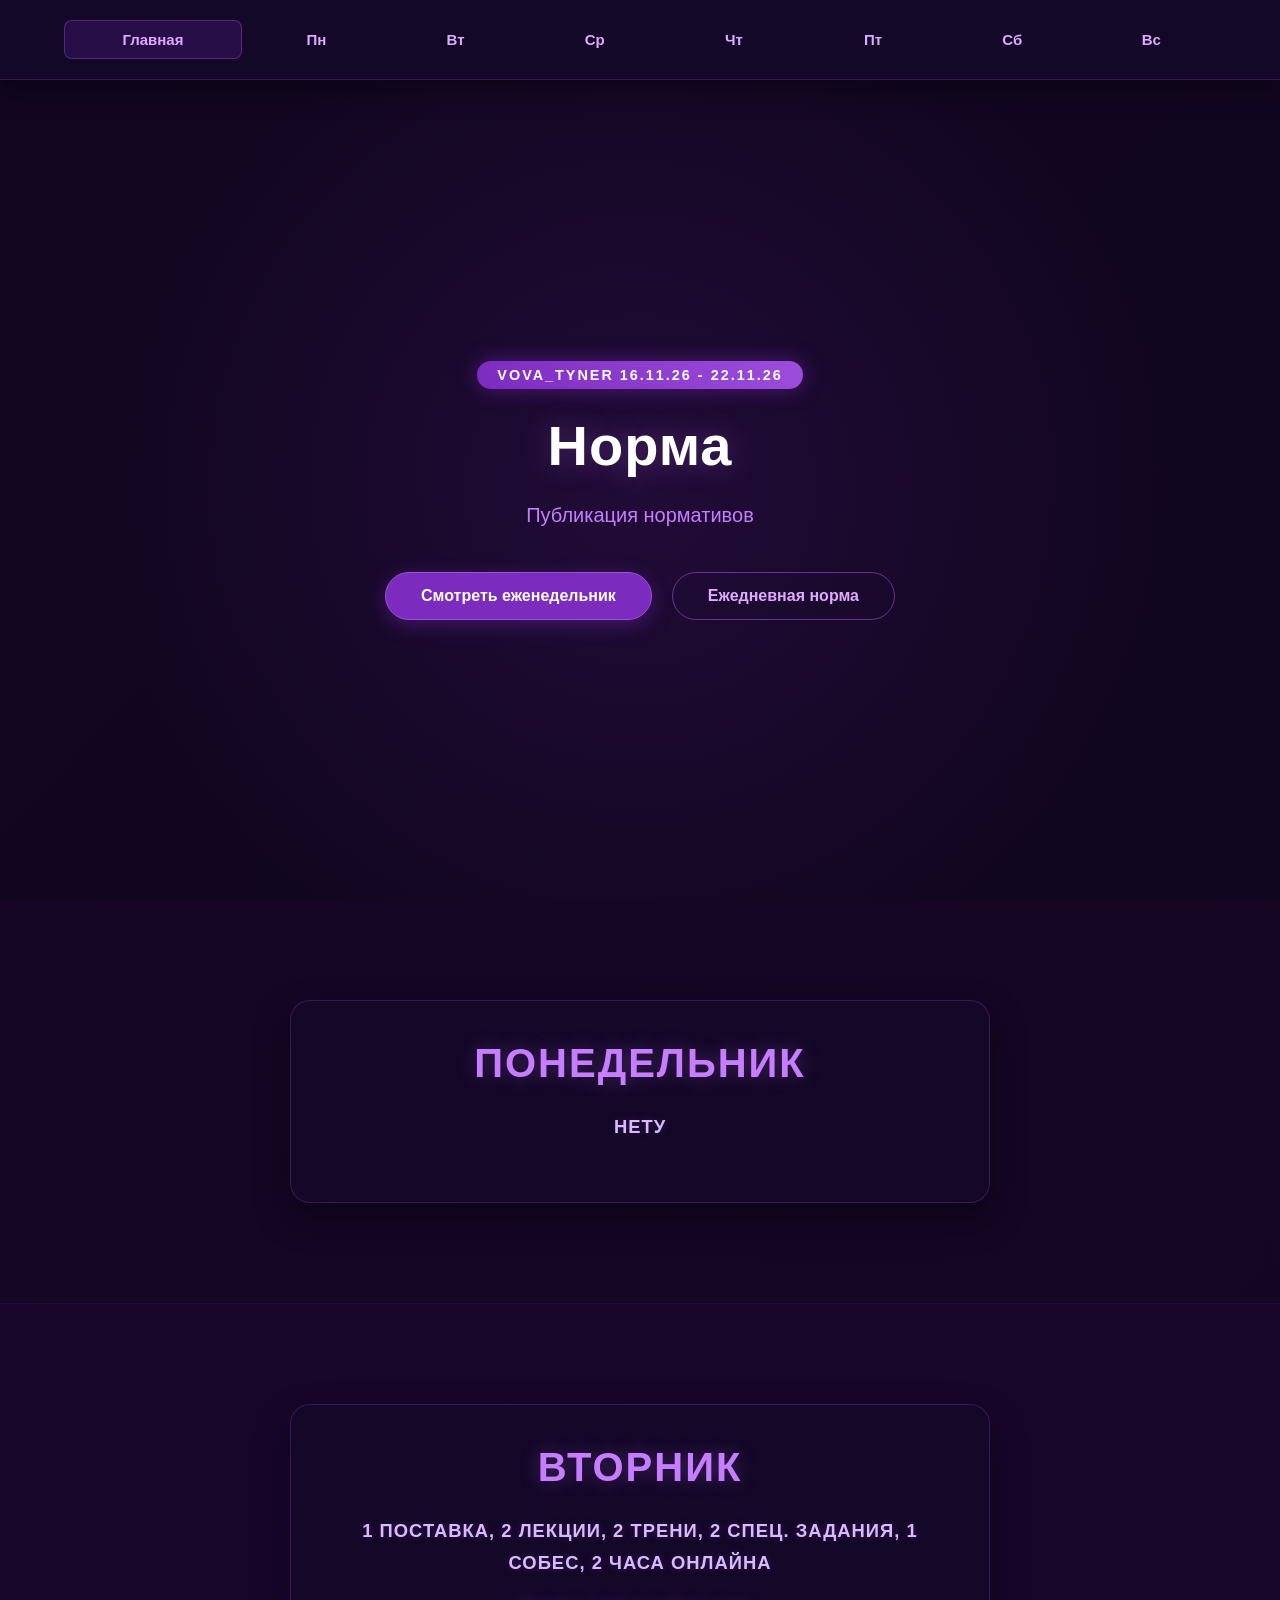
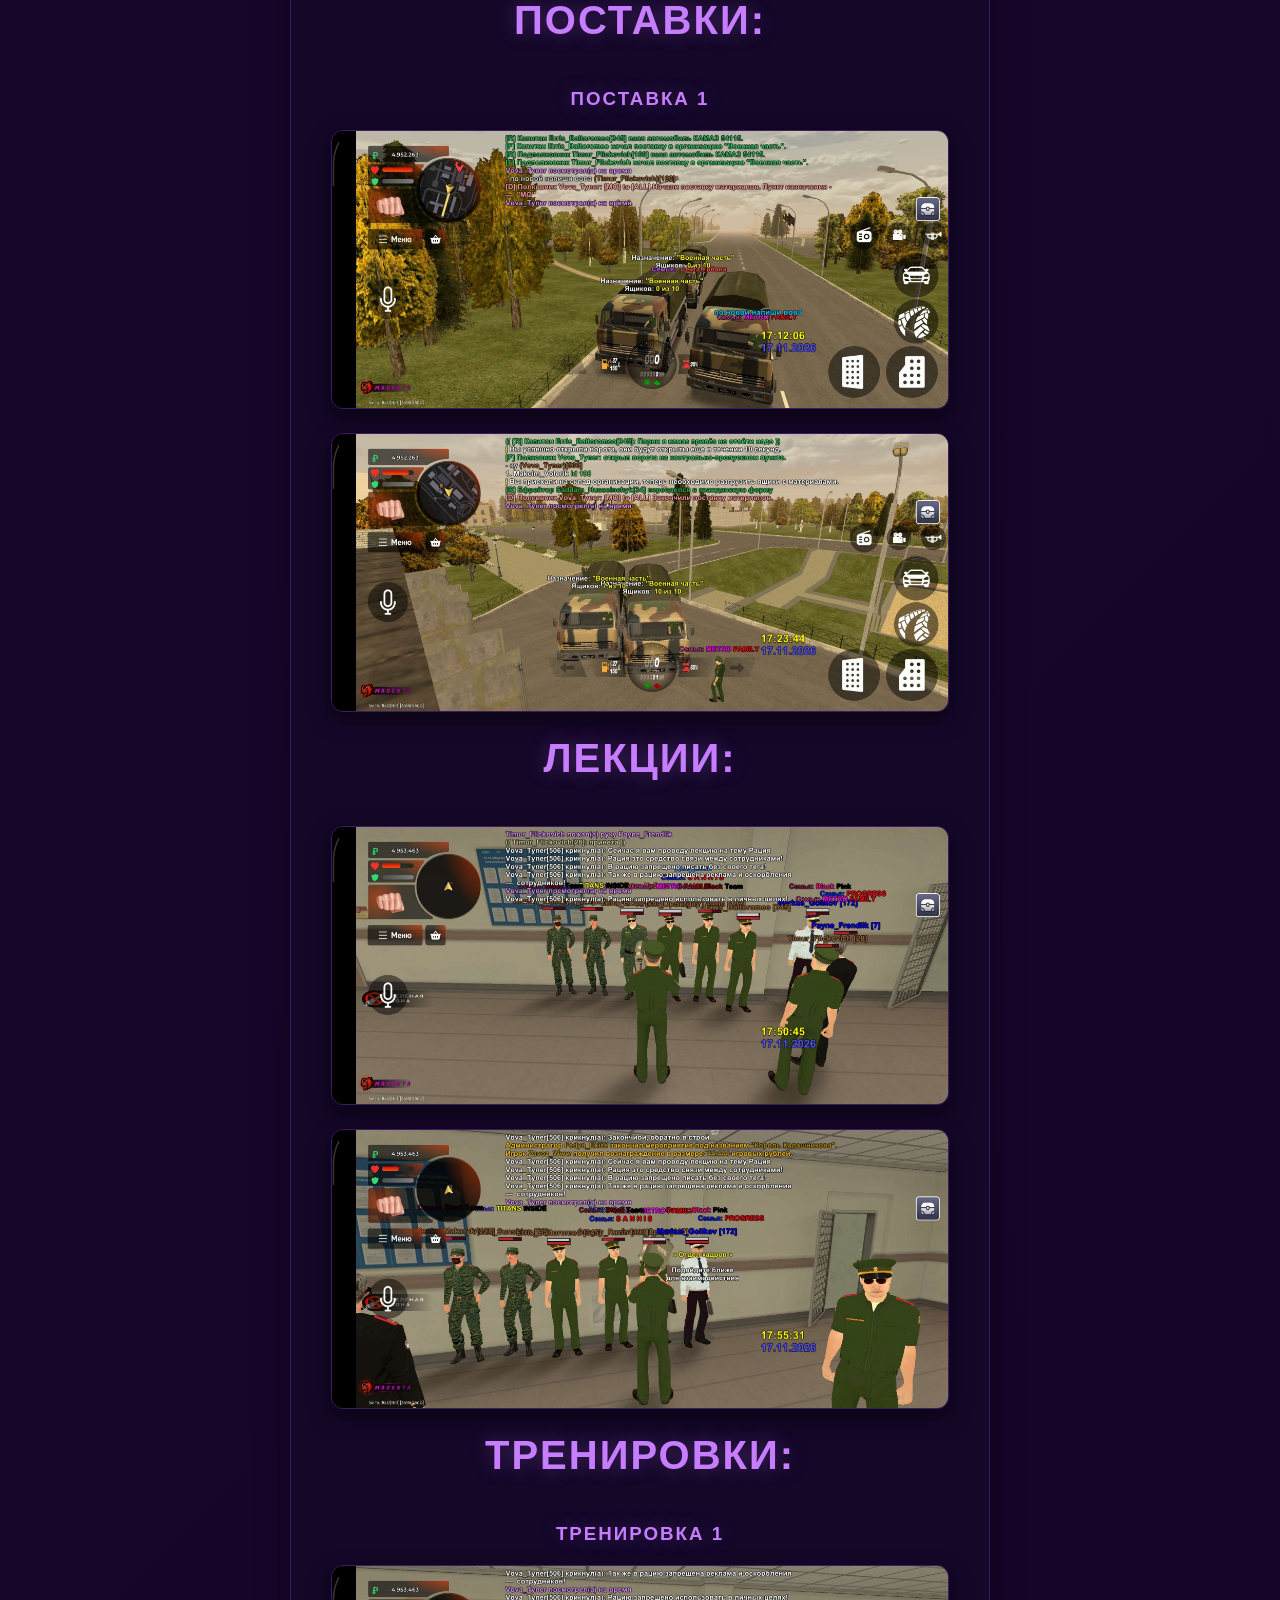
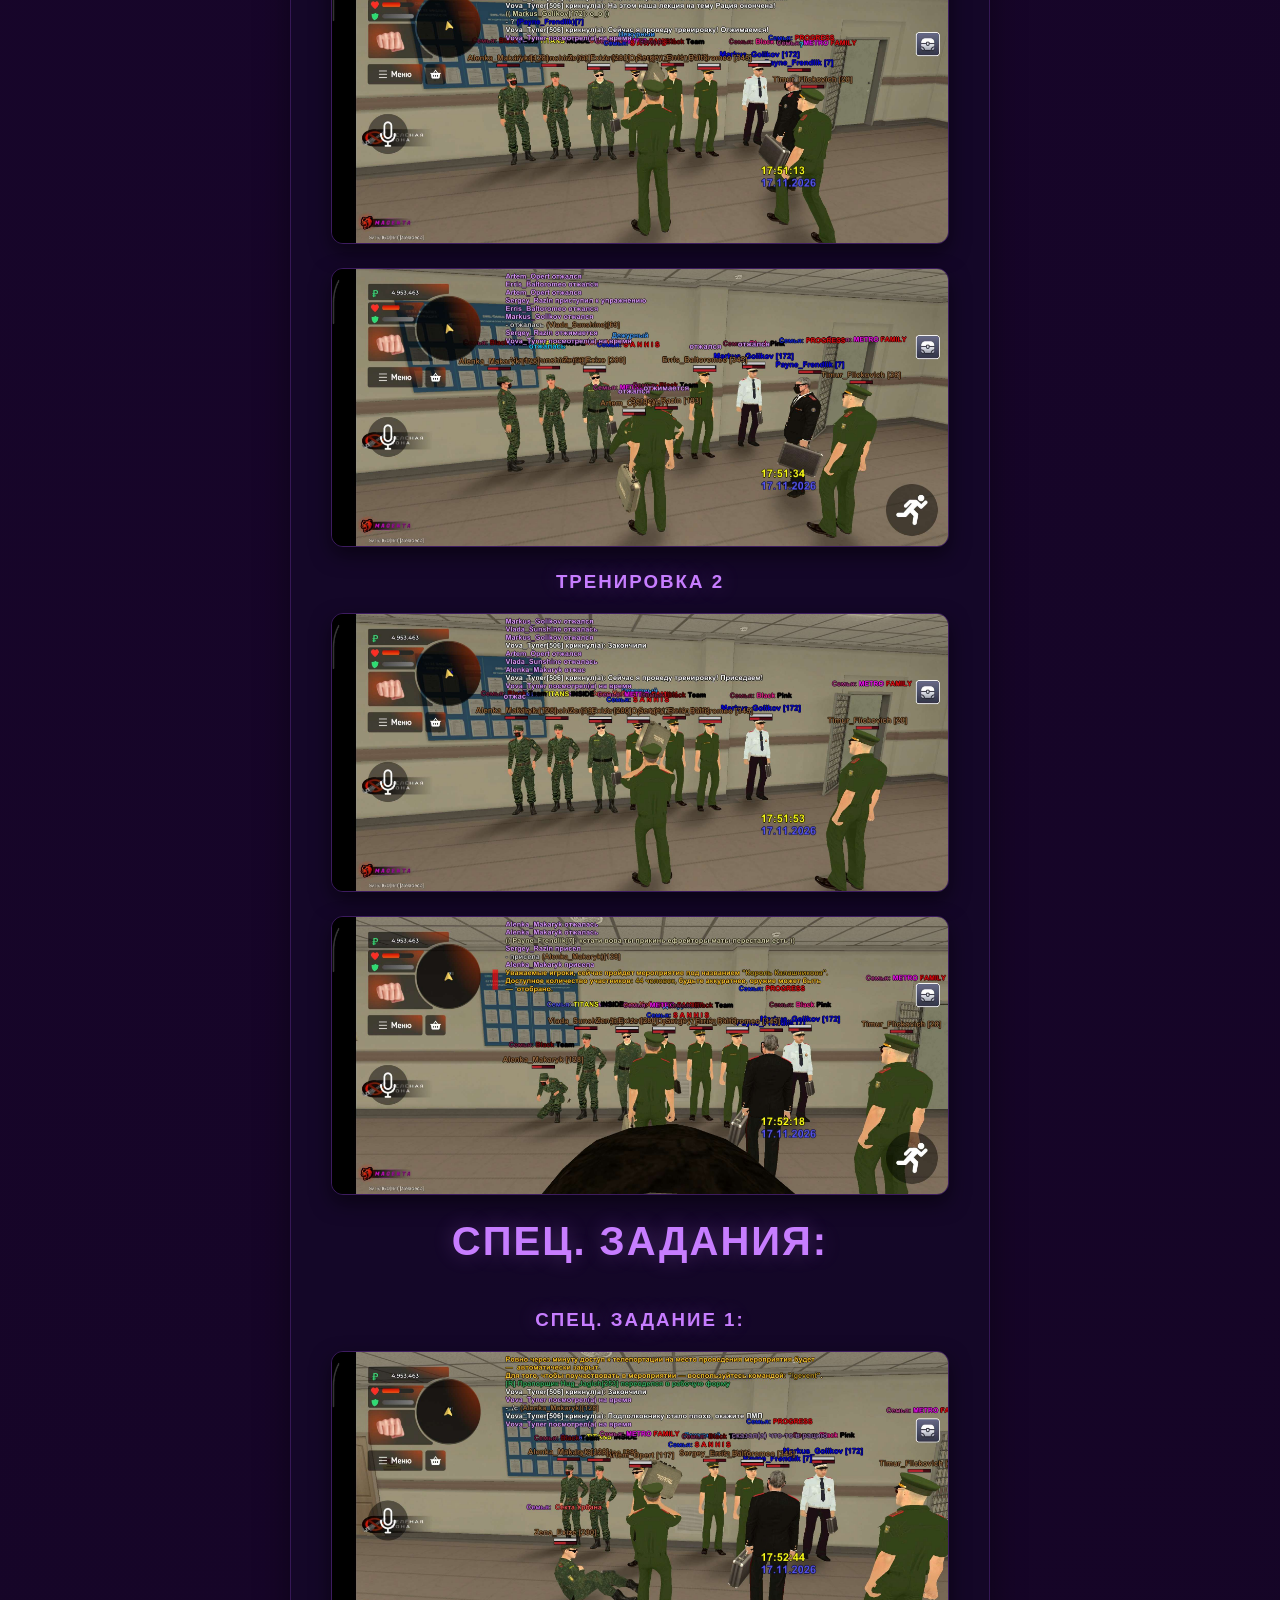
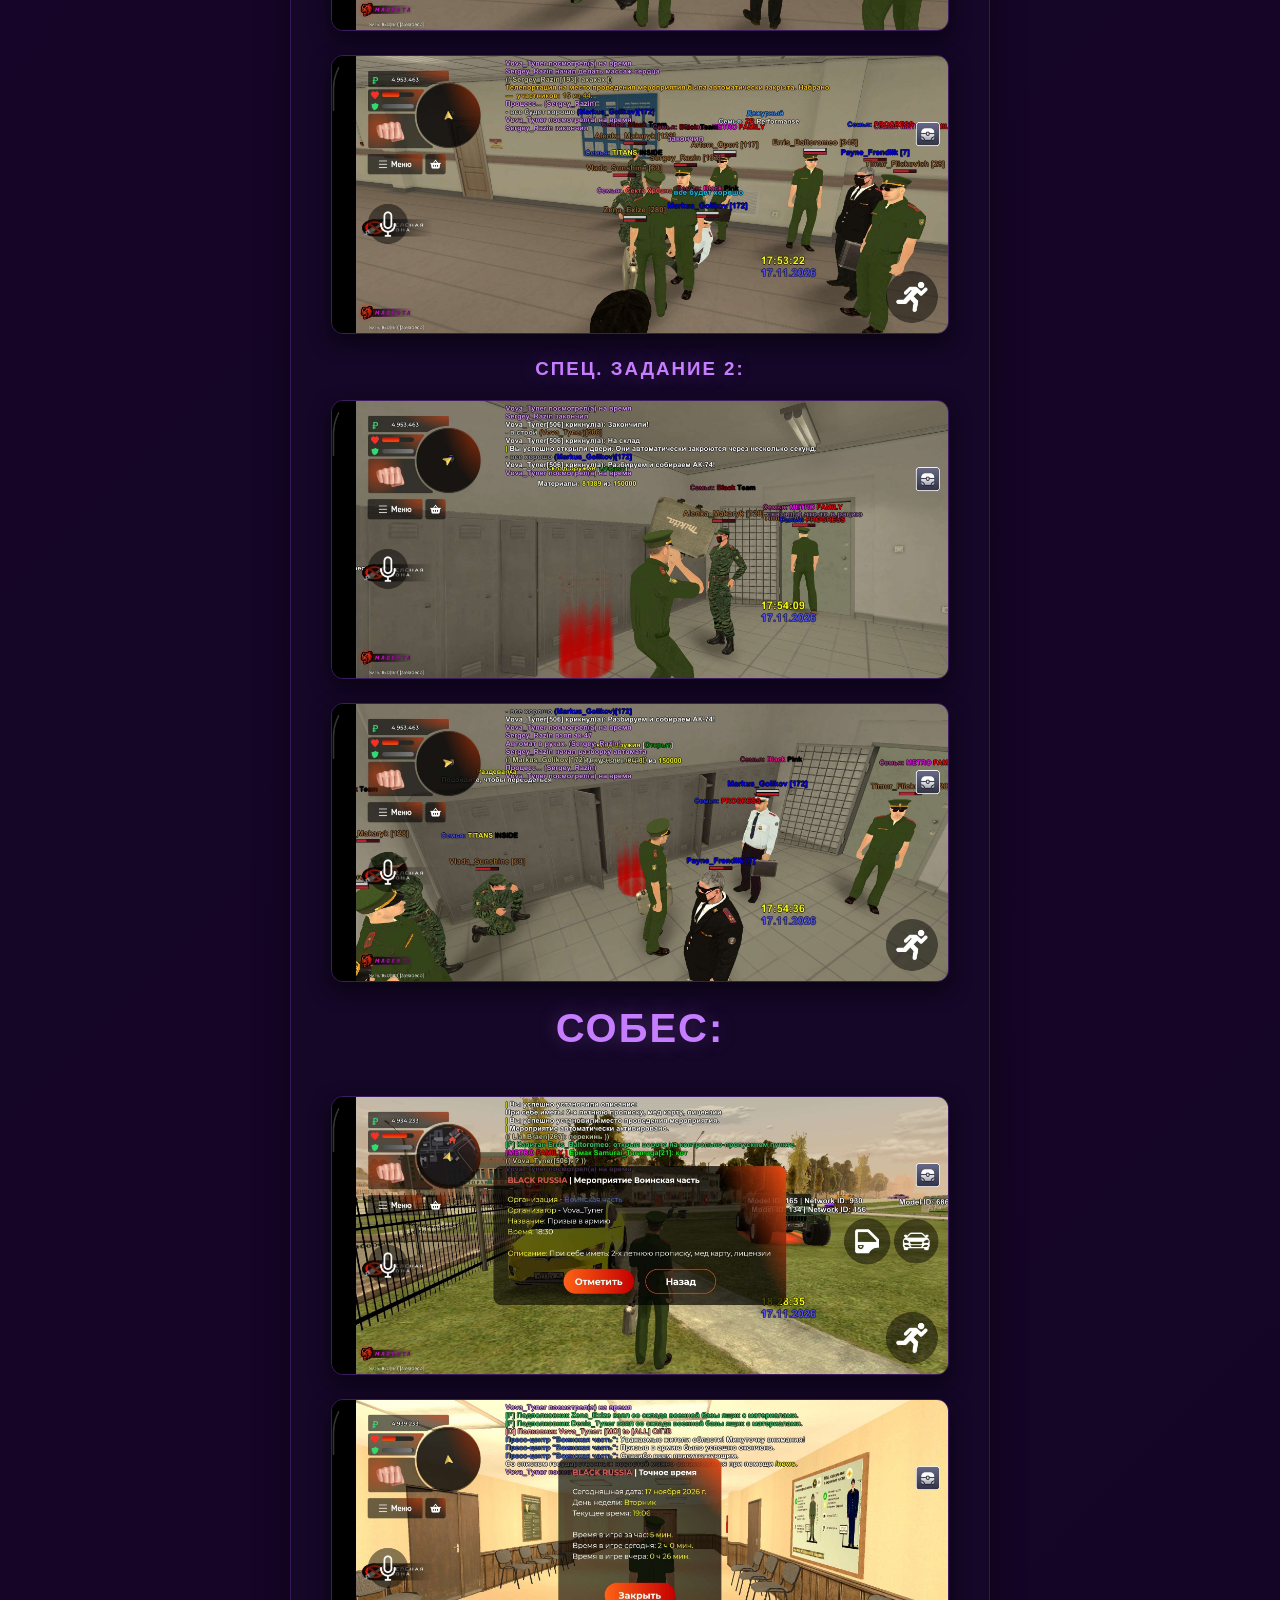
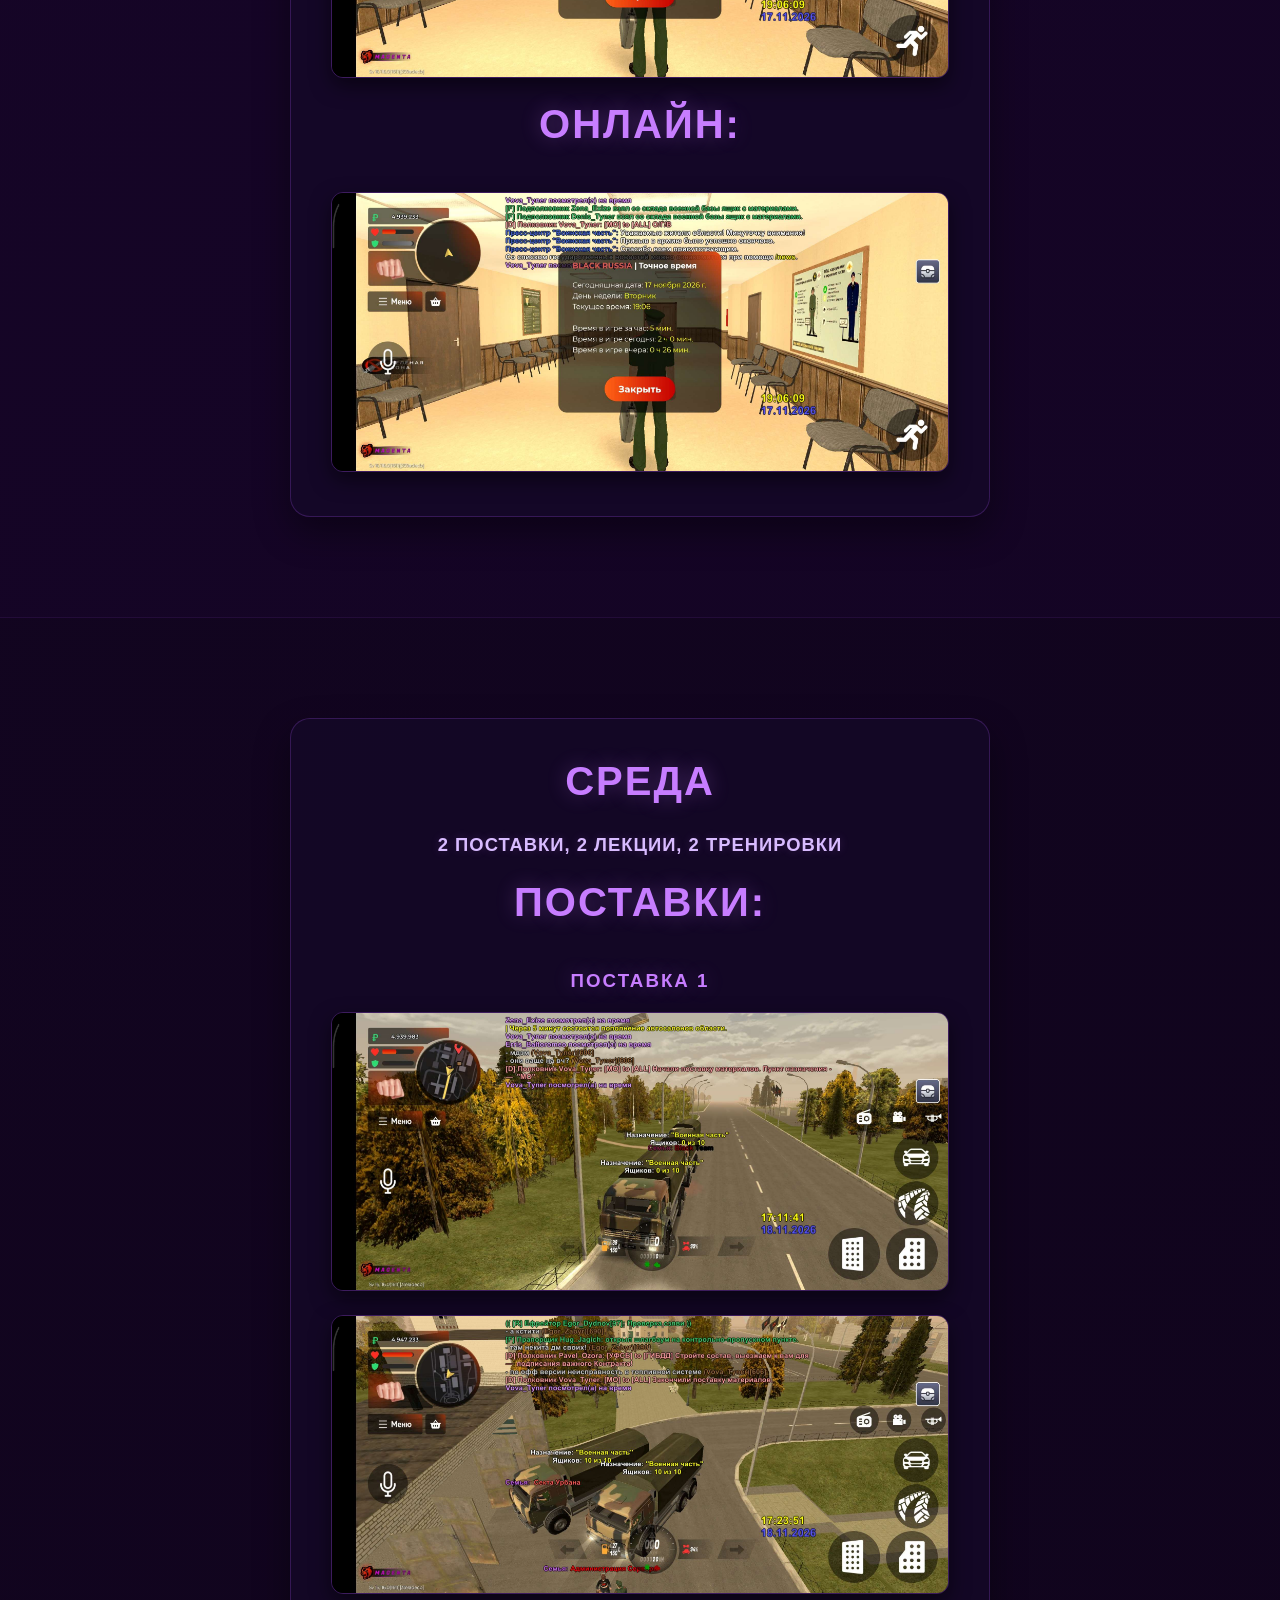
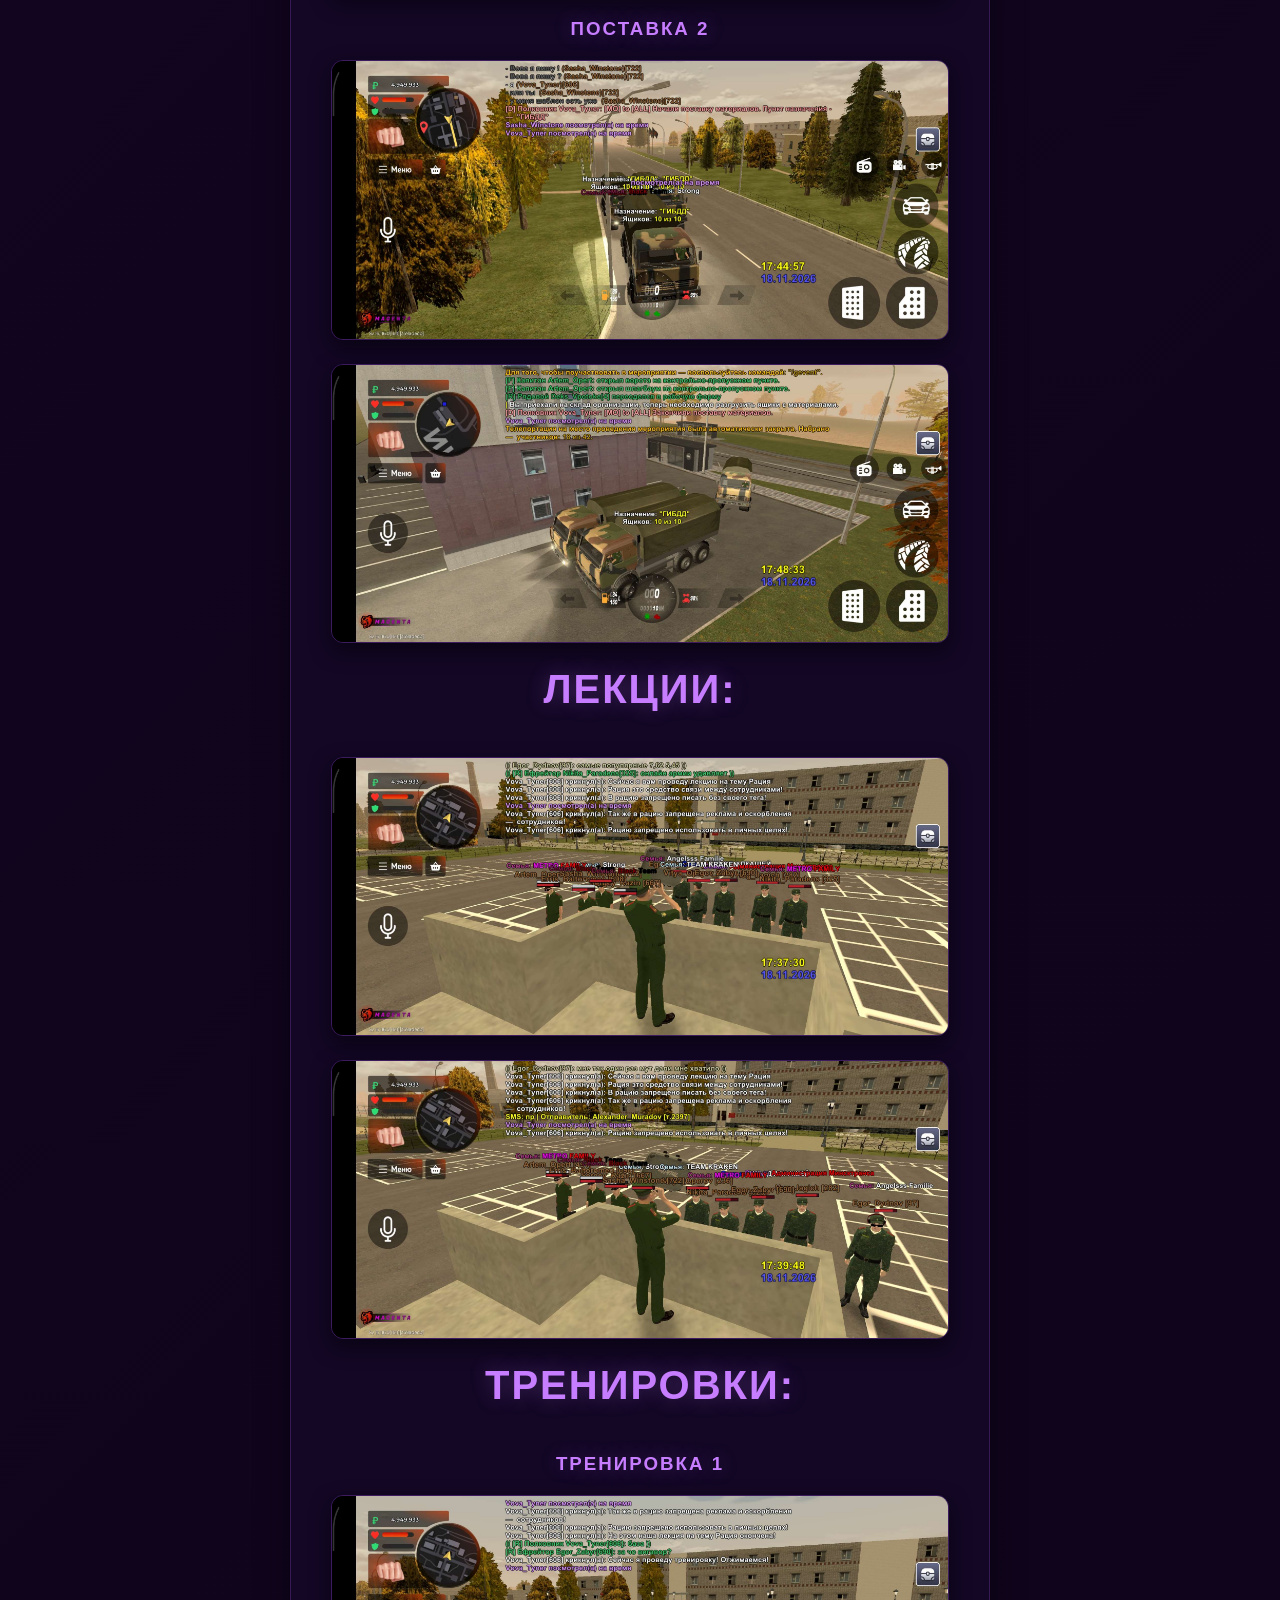
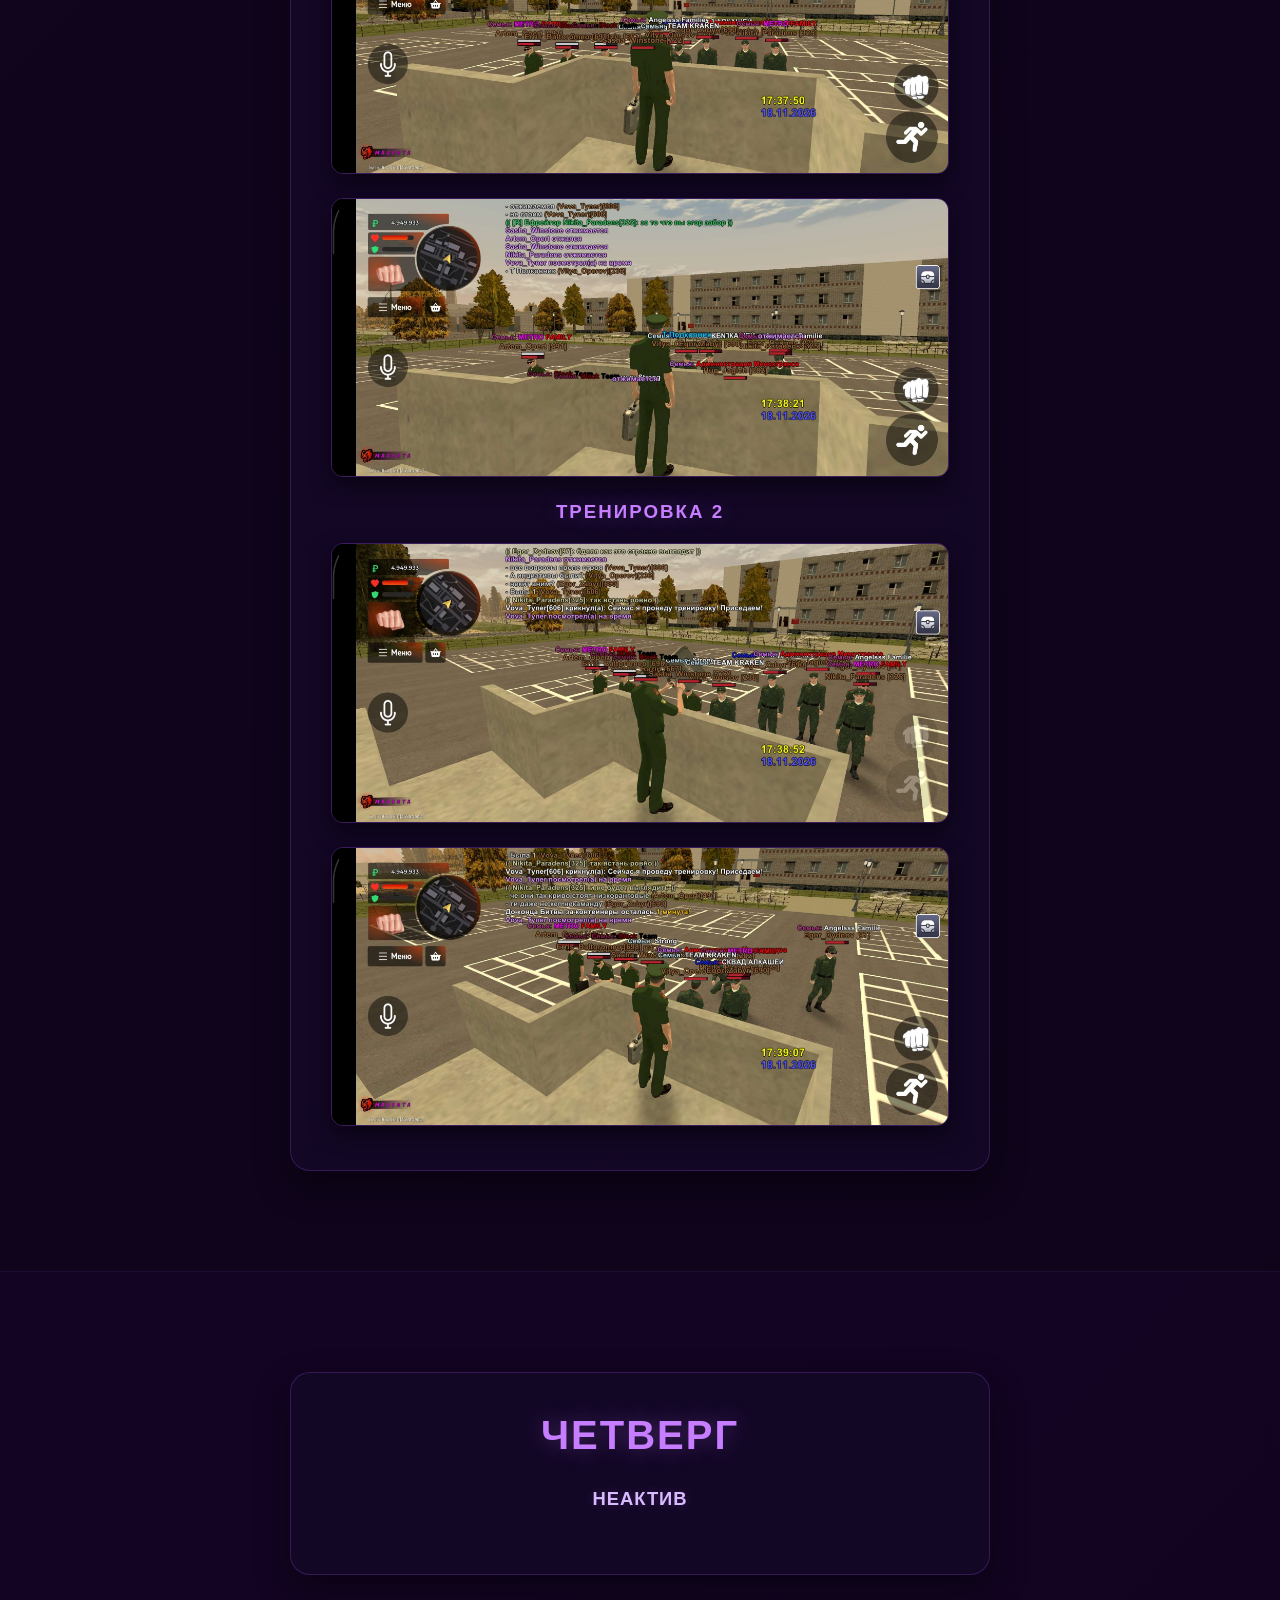
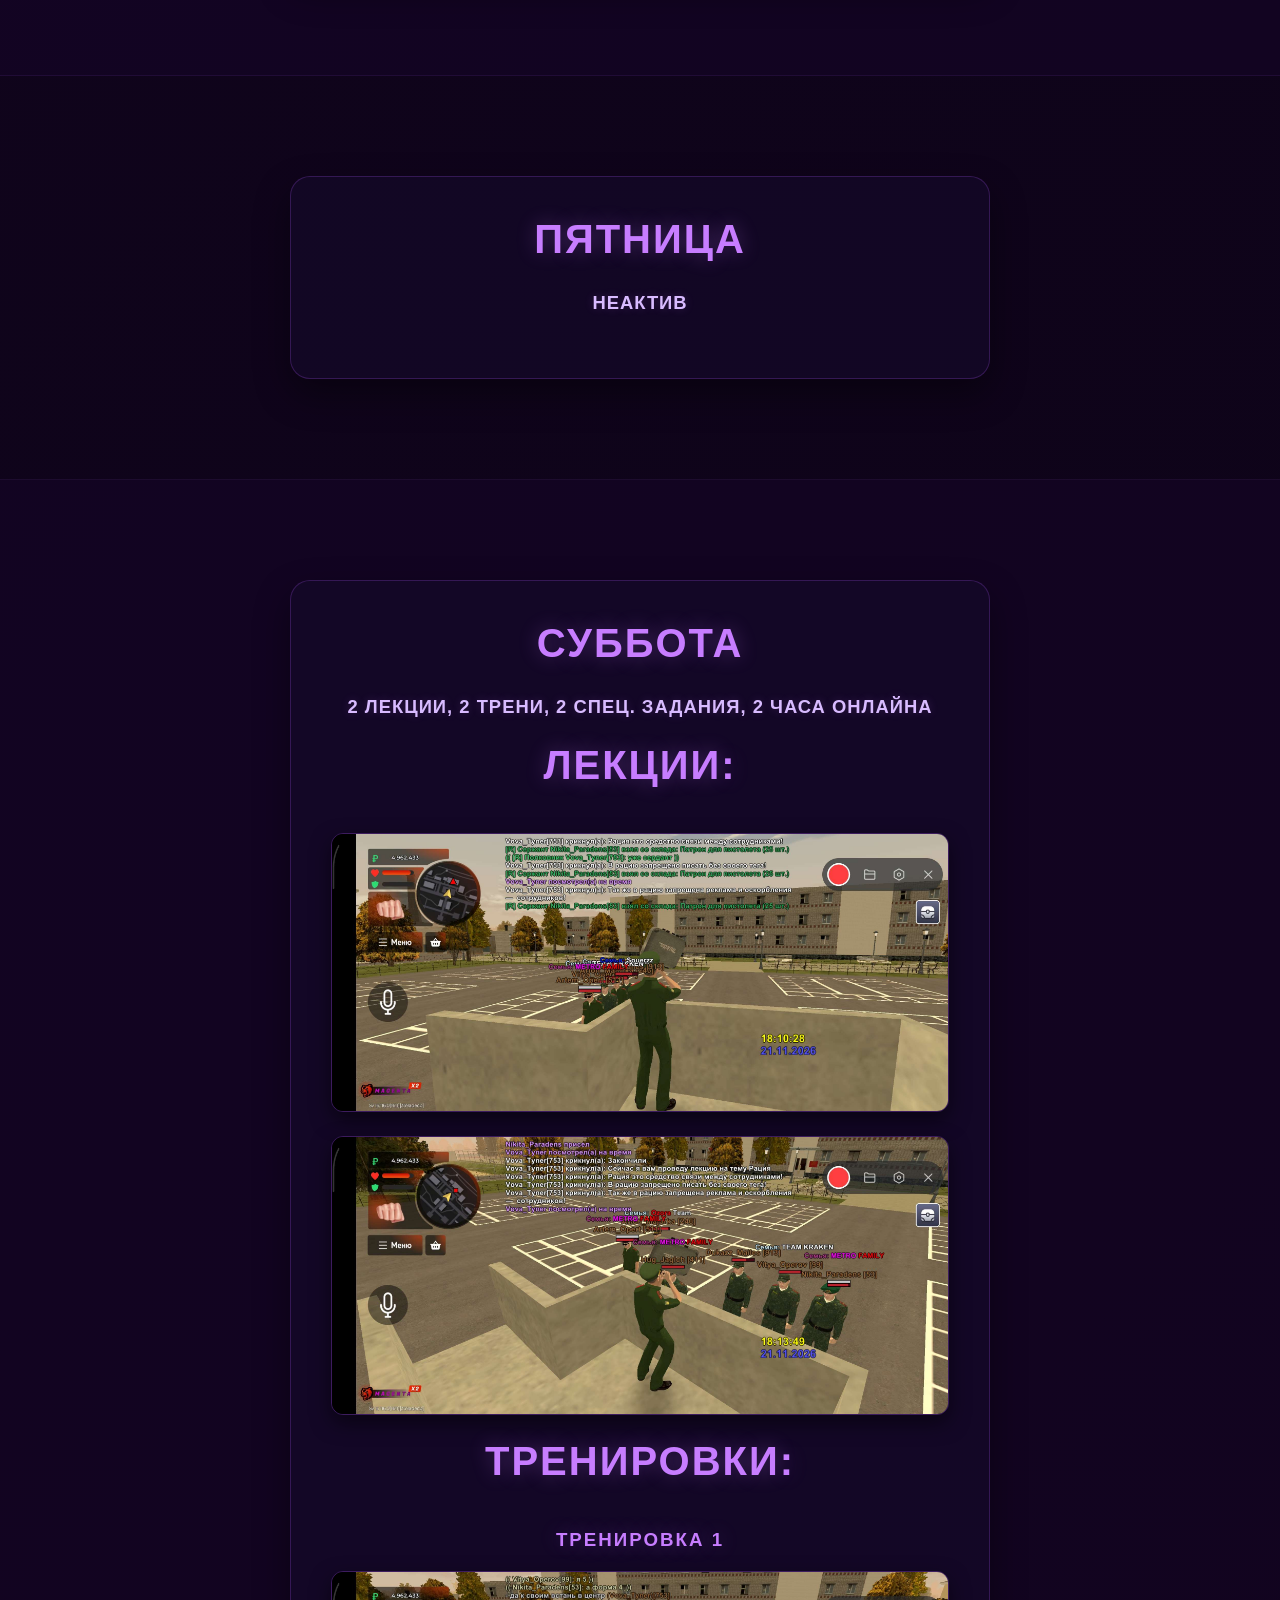
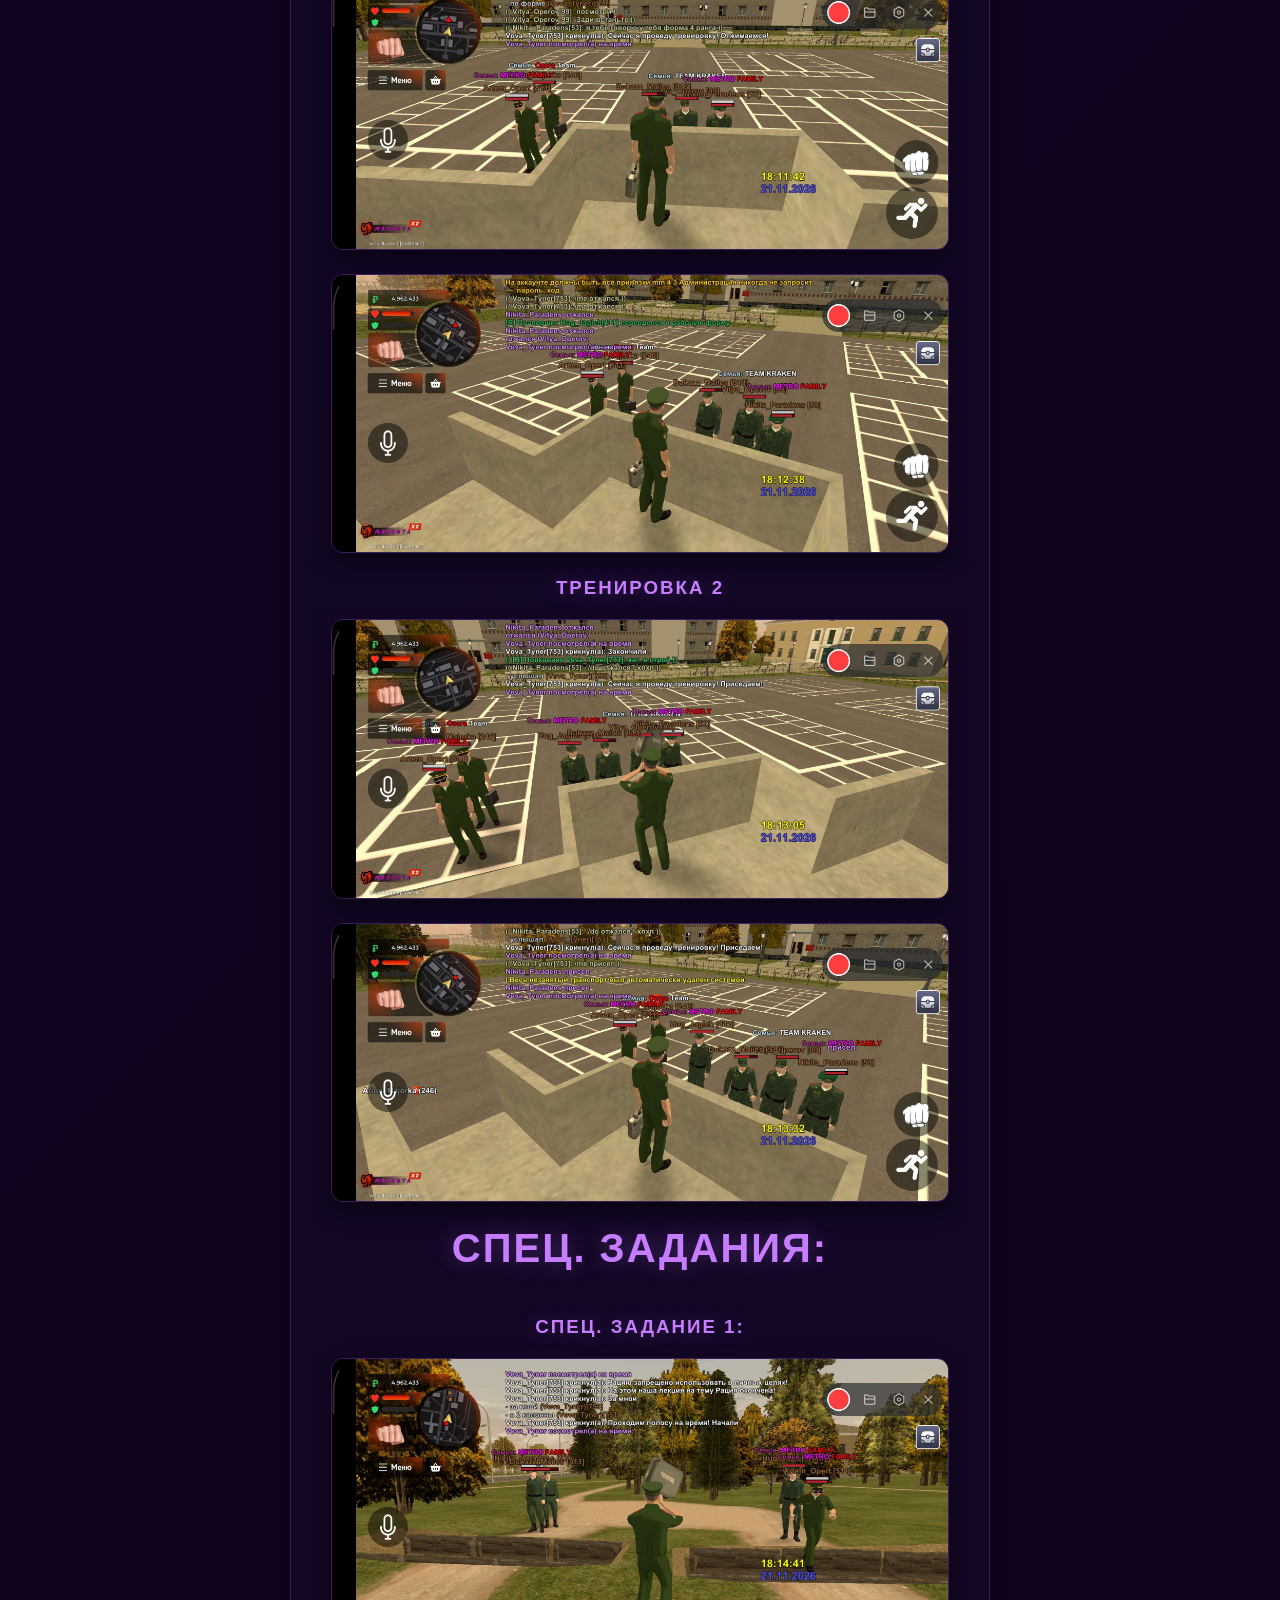
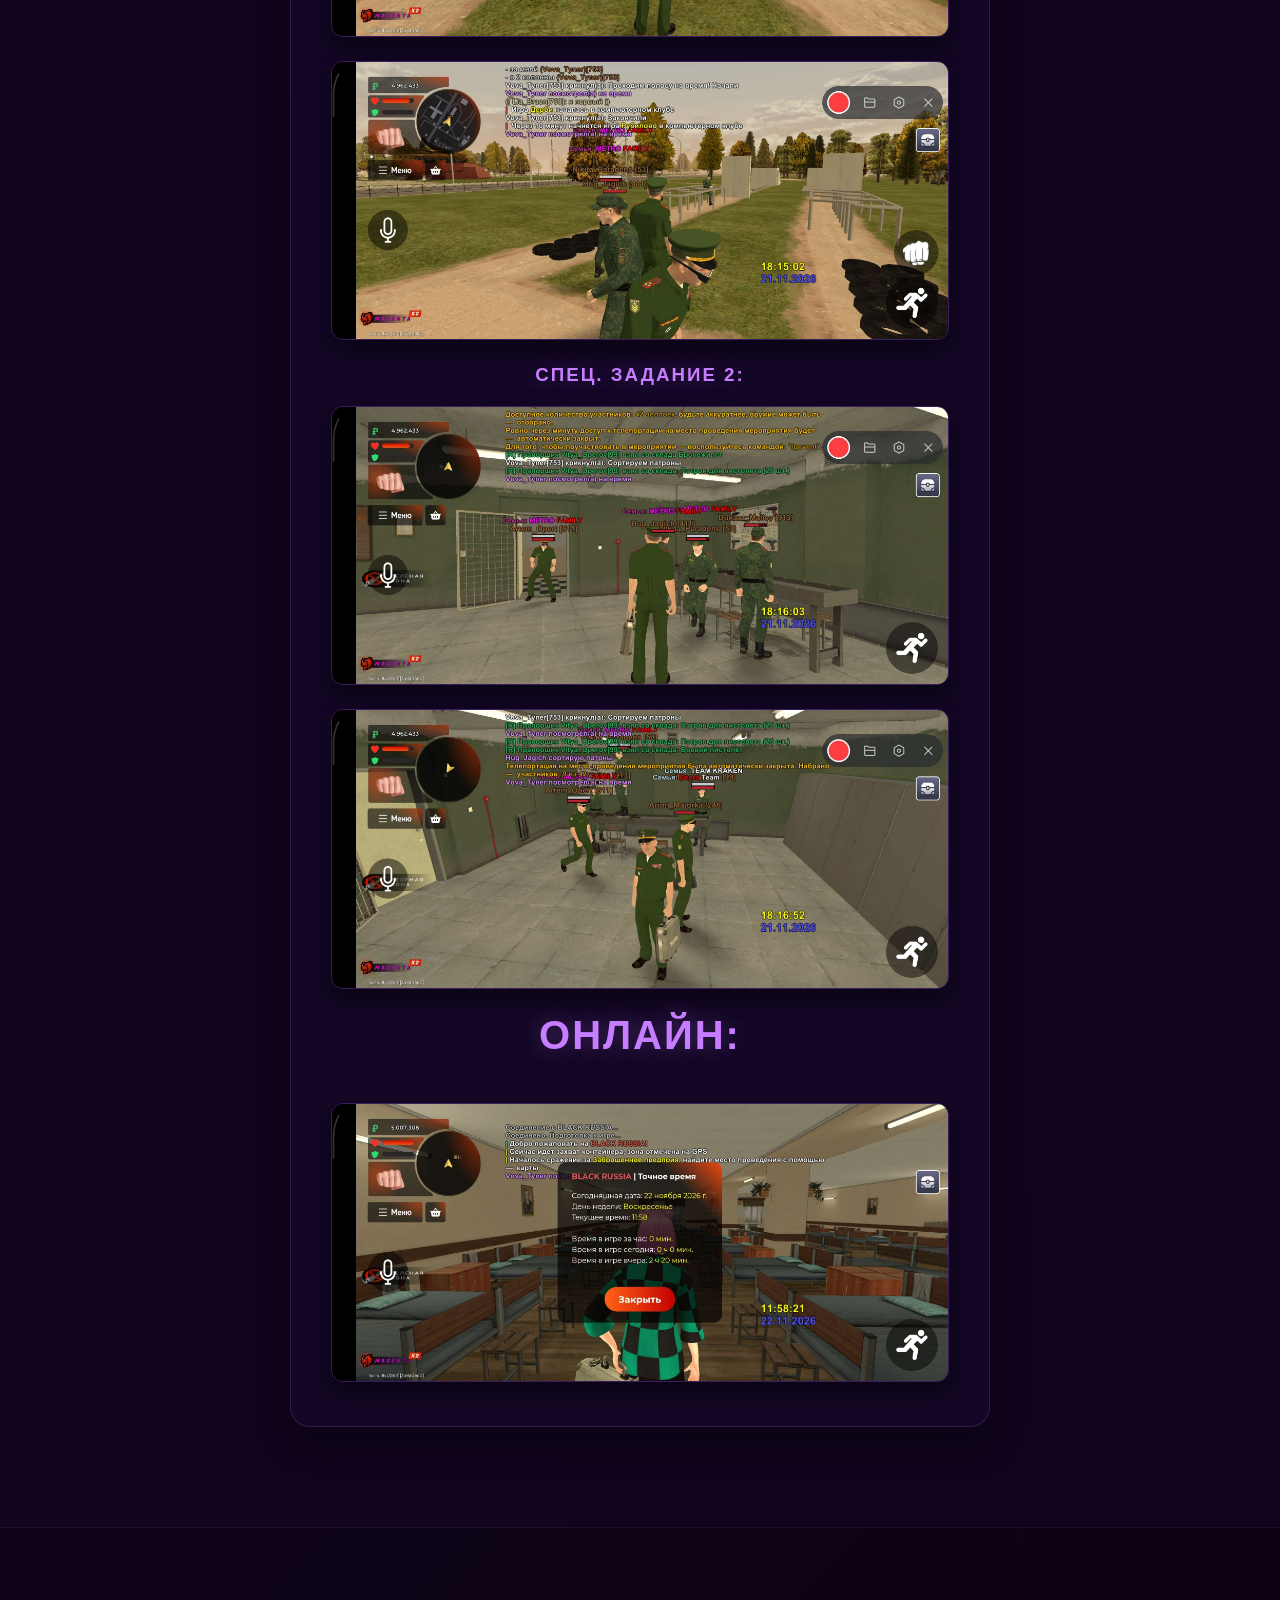
<file: index.html>
<!DOCTYPE html>
<html lang="ru">
<head>
    <meta charset="UTF-8">
    <meta name="viewport" content="width=device-width, initial-scale=1.0">
    <title>Нормы от Lbit</title>
    <link rel="stylesheet" href="style.css">
</head>
<body>
    <header>
        <nav>
            <a href="#home" class="nav-home">Главная</a>
            <a href="#monday">Пн</a>
            <a href="#tuesday">Вт</a>
            <a href="#wednesday">Ср</a>
            <a href="#thursday">Чт</a>
            <a href="#friday">Пт</a>
            <a href="#saturday">Сб</a>
            <a href="#sunday">Вс</a>
        </nav>
    </header>

    <section id="home" class="hero-section">
        <div class="hero-content">
            <div class="logo-badge">
                Vova_Tyner
                16.11.26 - 22.11.26
            </div>
            <h1>Норма</h1>
            <p>Публикация нормативов</p>
            
            <div class="cta-container">
                <a href="#monday" class="cta-button">Смотреть еженедельник</a>
                <a href="src/EveryDayNorma.html" class="cta-button cta-secondary">Ежедневная норма</a>
            </div>
        </div>
    </section>

    <main>
        <section id="monday" class="day-section">
            <div class="content-box">
                <h2>Понедельник</h2>
                <p class="norm-label">Нету</p>
                <div class="image-gallery"></div>
            </div>
        </section>

        <section id="tuesday" class="day-section">
            <div class="content-box">
                <h2>Вторник</h2>
                <p class="norm-label">1 поставка, 2 лекции, 2 трени, 2 спец. задания, 1 собес, 2 часа онлайна</p>
                        <div class="image-gallery">
                            <h2>Поставки: </h2>
                            <h3>Поставка 1</h3>
                            <a href="images/tuesday/postavka1_start.jpg" target="_blank">
                                <img src="images/tuesday/postavka1_start.jpg" alt="Поставка 1 начало">
                            </a>
                            <a href="images/tuesday/postavka1_end.jpg" target="_blank">
                                <img src="images/tuesday/postavka1_end.jpg" alt="Поставка 1 конец">
                            </a>

                            <h2>Лекции: </h2>
                            <a href="images/tuesday/lekcia.jpg" target="_blank">
                                <img src="images/tuesday/lekcia.jpg" alt="Лекция 1">
                            </a>
                            <a href="images/tuesday/lekcia2.jpg" target="_blank">
                                <img src="images/tuesday/lekcia2.jpg" alt="Лекция 2">
                            </a>

                            <h2>Тренировки: </h2>
                            <h3>Тренировка 1</h3>
                            <a href="images/tuesday/trenya1_start.jpg" target="_blank">
                                <img src="images/tuesday/trenya1_start.jpg" alt="Тренировка">
                            </a>
                            <a href="images/tuesday/trenya1_end.jpg" target="_blank">
                                <img src="images/tuesday/trenya1_end.jpg" alt="Тренировка">
                            </a>
                            <h3>Тренировка 2</h3>
                            <a href="images/tuesday/trenya2_start.jpg" target="_blank">
                                <img src="images/tuesday/trenya2_start.jpg" alt="Тренировка">
                            </a>
                            <a href="images/tuesday/trenya2_end.jpg" target="_blank">
                                <img src="images/tuesday/trenya2_end.jpg" alt="Тренировка">
                            </a>

                            <h2>Спец. задания: </h2>
                            <h3>Спец. Задание 1: </h3>
                            <a href="images/tuesday/spec1_start.jpg" target="_blank">
                                <img src="images/tuesday/spec1_start.jpg" alt="спец">
                            </a>
                            <a href="images/tuesday/spec1_end.jpg" target="_blank">
                                <img src="images/tuesday/spec1_end.jpg" alt="спец">
                            </a>
                            <h3>Спец. Задание 2: </h3>
                            <a href="images/tuesday/spec2_start.jpg" target="_blank">
                                <img src="images/tuesday/spec2_start.jpg" alt="спец">
                            </a>
                            <a href="images/tuesday/spec2_end.jpg" target="_blank">
                                <img src="images/tuesday/spec2_end.jpg" alt="спец">
                            </a>

                            <h2>Собес: </h2>
                            <a href="images/tuesday/sobes_start.jpg" target="_blank">
                                <img src="images/tuesday/sobes_start.jpg" alt="Собес">
                            </a>
                            <a href="images/tuesday/sobes_end.jpg" target="_blank">
                                <img src="images/tuesday/sobes_end.jpg" alt="Собес">
                            </a>

                            <h2>онлайн: </h2>
                            <a href="images/tuesday/sobes_end.jpg" target="_blank">
                                <img src="images/tuesday/sobes_end.jpg" alt="Онлайн">
                            </a>
                        </div>
            </div>
        </section>

        <section id="wednesday" class="day-section">
            <div class="content-box">
                <h2>Среда</h2>
               <p class="norm-label">2 поставки, 2 лекции, 2 тренировки</p>
                        <div class="image-gallery">
                            <h2>Поставки: </h2>
                            <h3>Поставка 1</h3>
                            <a href="images/wednesday/postavka1_start.jpg" target="_blank">
                                <img src="images/wednesday/postavka1_start.jpg" alt="Поставка 1 начало">
                            </a>
                            <a href="images/wednesday/postavka1_end.jpg" target="_blank">
                                <img src="images/wednesday/postavka1_end.jpg" alt="Поставка 1 конец">
                            </a>
                            <h3>Поставка 2</h3>
                            <a href="images/wednesday/postavka2_start.jpg" target="_blank">
                                <img src="images/wednesday/postavka2_start.jpg" alt="Поставка 2 начало">
                            </a>
                            <a href="images/wednesday/postavka2_end.jpg" target="_blank">
                                <img src="images/wednesday/postavka2_end.jpg" alt="Поставка 2 конец">
                            </a>

                            <h2>Лекции: </h2>
                            <a href="images/wednesday/lekcia.jpg" target="_blank">
                                <img src="images/wednesday/lekcia.jpg" alt="Лекция 1">
                            </a>
                            <a href="images/wednesday/lekcia2.jpg" target="_blank">
                                <img src="images/wednesday/lekcia2.jpg" alt="Лекция 2">
                            </a>

                            <h2>Тренировки: </h2>
                            <h3>Тренировка 1</h3>
                            <a href="images/wednesday/trenya1_start.jpg" target="_blank">
                                <img src="images/wednesday/trenya1_start.jpg" alt="Тренировка">
                            </a>
                            <a href="images/wednesday/trenya1_end.jpg" target="_blank">
                                <img src="images/wednesday/trenya1_end.jpg" alt="Тренировка">
                            </a>
                            <h3>Тренировка 2</h3>
                            <a href="images/wednesday/trenya2_start.jpg" target="_blank">
                                <img src="images/wednesday/trenya2_start.jpg" alt="Тренировка">
                            </a>
                            <a href="images/wednesday/trenya2_end.jpg" target="_blank">
                                <img src="images/wednesday/trenya2_end.jpg" alt="Тренировка">
                            </a>
                        </div>
            </div>
        </section>

        <section id="thursday" class="day-section">
            <div class="content-box">
                <h2>Четверг</h2>
                <p class="norm-label">Неактив</p>
                <div class="image-gallery"></div>
            </div>
        </section>

        <section id="friday" class="day-section">
            <div class="content-box">
                <h2>Пятница</h2>
                <p class="norm-label">Неактив</p>
                <div class="image-gallery"></div>
            </div>
        </section>

        <section id="saturday" class="day-section">
            <div class="content-box">
                <h2>Суббота</h2>
                <p class="norm-label">2 лекции, 2 трени, 2 спец. задания, 2 часа онлайна</p>
                        <div class="image-gallery">
                            <h2>Лекции: </h2>
                            <a href="images/saturday/lekcia.jpg" target="_blank">
                                <img src="images/saturday/lekcia.jpg" alt="Лекция 1">
                            </a>
                            <a href="images/saturday/lekcia2.jpg" target="_blank">
                                <img src="images/saturday/lekcia2.jpg" alt="Лекция 2">
                            </a>

                            <h2>Тренировки: </h2>
                            <h3>Тренировка 1</h3>
                            <a href="images/saturday/trenya1_start.jpg" target="_blank">
                                <img src="images/saturday/trenya1_start.jpg" alt="Тренировка">
                            </a>
                            <a href="images/saturday/trenya1_end.jpg" target="_blank">
                                <img src="images/saturday/trenya1_end.jpg" alt="Тренировка">
                            </a>
                            <h3>Тренировка 2</h3>
                            <a href="images/saturday/trenya2_start.jpg" target="_blank">
                                <img src="images/saturday/trenya2_start.jpg" alt="Тренировка">
                            </a>
                            <a href="images/saturday/trenya2_end.jpg" target="_blank">
                                <img src="images/saturday/trenya2_end.jpg" alt="Тренировка">
                            </a>

                            <h2>Спец. задания: </h2>
                            <h3>Спец. Задание 1: </h3>
                            <a href="images/saturday/spec1_start.jpg" target="_blank">
                                <img src="images/saturday/spec1_start.jpg" alt="спец">
                            </a>
                            <a href="images/saturday/spec1_end.jpg" target="_blank">
                                <img src="images/saturday/spec1_end.jpg" alt="спец">
                            </a>
                            <h3>Спец. Задание 2: </h3>
                            <a href="images/saturday/spec2_start.jpg" target="_blank">
                                <img src="images/saturday/spec2_start.jpg" alt="спец">
                            </a>
                            <a href="images/saturday/spec2_end.jpg" target="_blank">
                                <img src="images/saturday/spec2_end.jpg" alt="спец">
                            </a>

                            <h2>онлайн: </h2>
                            <a href="images/saturday/online.jpg" target="_blank">
                                <img src="images/saturday/online.jpg" alt="Онлайн">
                            </a>
                        </div>
            </div>
        </section>

        <section id="sunday" class="day-section">
            <div class="content-box">
                <h2>Воскресенье</h2>
<p class="norm-label">2 лекции, 2 трени, 3 собеса, 3 часа онлайна</p>
                        <div class="image-gallery">
                            <h2>Лекции: </h2>
                            <a href="images/sunday/lekcia.jpg" target="_blank">
                                <img src="images/sunday/lekcia.jpg" alt="Лекция 1">
                            </a>
                            <a href="images/sunday/lekcia2.jpg" target="_blank">
                                <img src="images/sunday/lekcia2.jpg" alt="Лекция 2">
                            </a>

                            <h2>Тренировки: </h2>
                            <h3>Тренировка 1</h3>
                            <a href="images/sunday/trenya1_start.jpg" target="_blank">
                                <img src="images/sunday/trenya1_start.jpg" alt="Тренировка">
                            </a>
                            <a href="images/sunday/trenya1_end.jpg" target="_blank">
                                <img src="images/sunday/trenya1_end.jpg" alt="Тренировка">
                            </a>
                            <h3>Тренировка 2</h3>
                            <a href="images/sunday/trenya2_start.jpg" target="_blank">
                                <img src="images/sunday/trenya2_start.jpg" alt="Тренировка">
                            </a>
                            <a href="images/sunday/trenya2_end.jpg" target="_blank">
                                <img src="images/sunday/trenya2_end.jpg" alt="Тренировка">
                            </a>

                            <h2>Собес: </h2>
                            <h3>Собес 1: </h3>
                            <a href="images/sunday/sobes1_start.jpg" target="_blank">
                                <img src="images/sunday/sobes1_start.jpg" alt="Собес 1">
                            </a>
                            <a href="images/sunday/sobes1_end.jpg" target="_blank">
                                <img src="images/sunday/sobes1_end.jpg" alt="Собес 1">
                            </a>
                            <h3>Собес 2: </h3>
                            <a href="images/sunday/sobes2_start.jpg" target="_blank">
                                <img src="images/sunday/sobes2_start.jpg" alt="Собес 2">
                            </a>
                            <a href="images/sunday/sobes2_end.jpg" target="_blank">
                                <img src="images/sunday/sobes2_end.jpg" alt="Собес 2">
                            </a>
                            <h3>Собес 3: </h3>
                            <a href="images/sunday/sobes3_start.jpg" target="_blank">
                                <img src="images/sunday/sobes3_start.jpg" alt="Собес 3">
                            </a>
                            <a href="images/sunday/sobes3_end.jpg" target="_blank">
                                <img src="images/sunday/sobes3_end.jpg" alt="Собес 3">
                            </a>

                            <h2>онлайн: </h2>
                            <a href="images/sunday/online.jpg" target="_blank">
                                <img src="images/sunday/online.jpg" alt="Онлайн">
                            </a>
                        </div>
            </div>
        </section>
    </main>

</body>
</html>
</file>
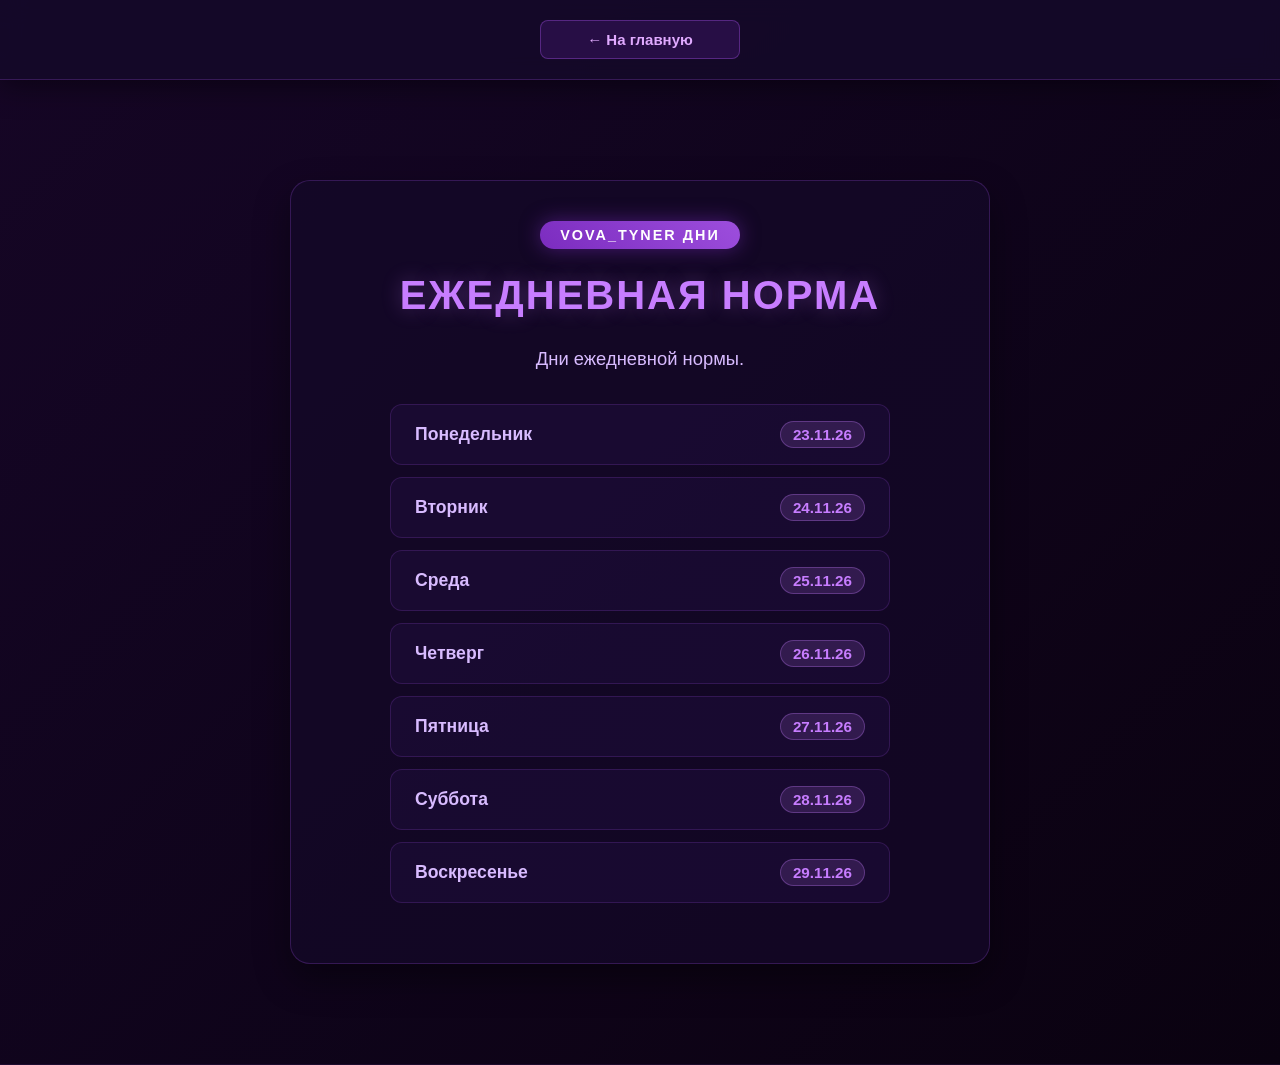
<file: src/EveryDayNorma.html>
<!DOCTYPE html>
<html lang="ru">
<head>
    <meta charset="UTF-8">
    <meta name="viewport" content="width=device-width, initial-scale=1.0">
    <title>Ежедневная норма — Lbit</title>
    <link rel="stylesheet" href="../style.css">
</head>
<body>

    <header>
        <nav style="justify-content: center;">
            <a href="../index.html" class="nav-home" style="max-width: 200px;">← На главную</a>
        </nav>
    </header>

    <main>
        <section class="day-section">
            <div class="content-box">
                <div class="logo-badge">Vova_Tyner дни</div>
                <h2>Ежедневная норма</h2>
                <p style="margin-bottom: 30px;">Дни ежедневной нормы.</p>
                
                <div class="date-list">
                    <a href="week/Monday.html" class="date-item">
                        <span class="day-name">Понедельник</span>
                        <span class="day-calendar">23.11.26</span>
                    </a>
                    <a href="week/Tuesday.html" class="date-item">
                        <span class="day-name">Вторник</span>
                        <span class="day-calendar">24.11.26</span>
                    </a>
                    <a href="week/Wednesday.html" class="date-item">
                        <span class="day-name">Среда</span>
                        <span class="day-calendar">25.11.26</span>
                    </a>
                    <a href="week/Thursday.html" class="date-item">
                        <span class="day-name">Четверг</span>
                        <span class="day-calendar">26.11.26</span>
                    </a>
                    <a href="week/Friday.html" class="date-item">
                        <span class="day-name">Пятница</span>
                        <span class="day-calendar">27.11.26</span>
                    </a>
                    <a href="week/Saturday.html" class="date-item">
                        <span class="day-name">Суббота</span>
                        <span class="day-calendar">28.11.26</span>
                    </a>
                    <a href="week/Sunday.html" class="date-item">
                        <span class="day-name">Воскресенье</span>
                        <span class="day-calendar">29.11.26</span>
                    </a>
                </div>

                <div class="image-gallery"></div>
            </div>
        </section>
    </main>

</body>
</html>
</file>
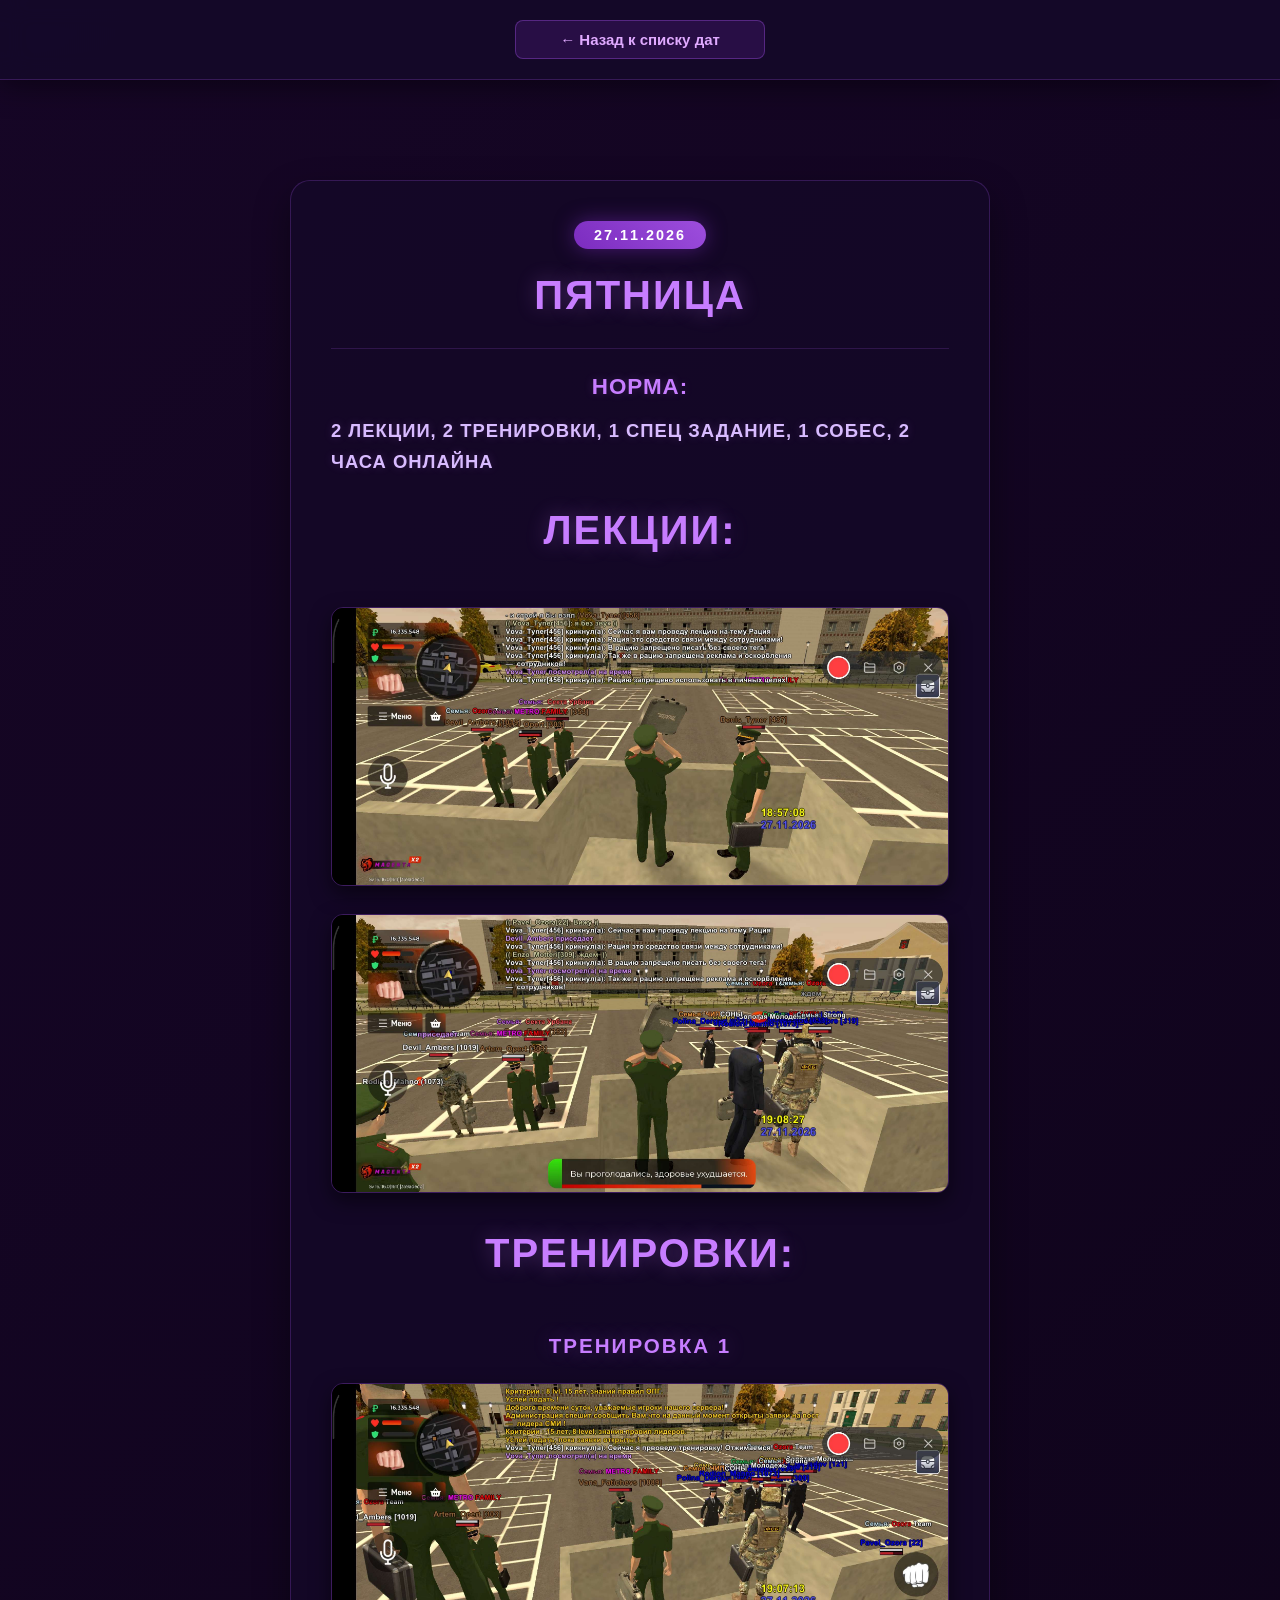
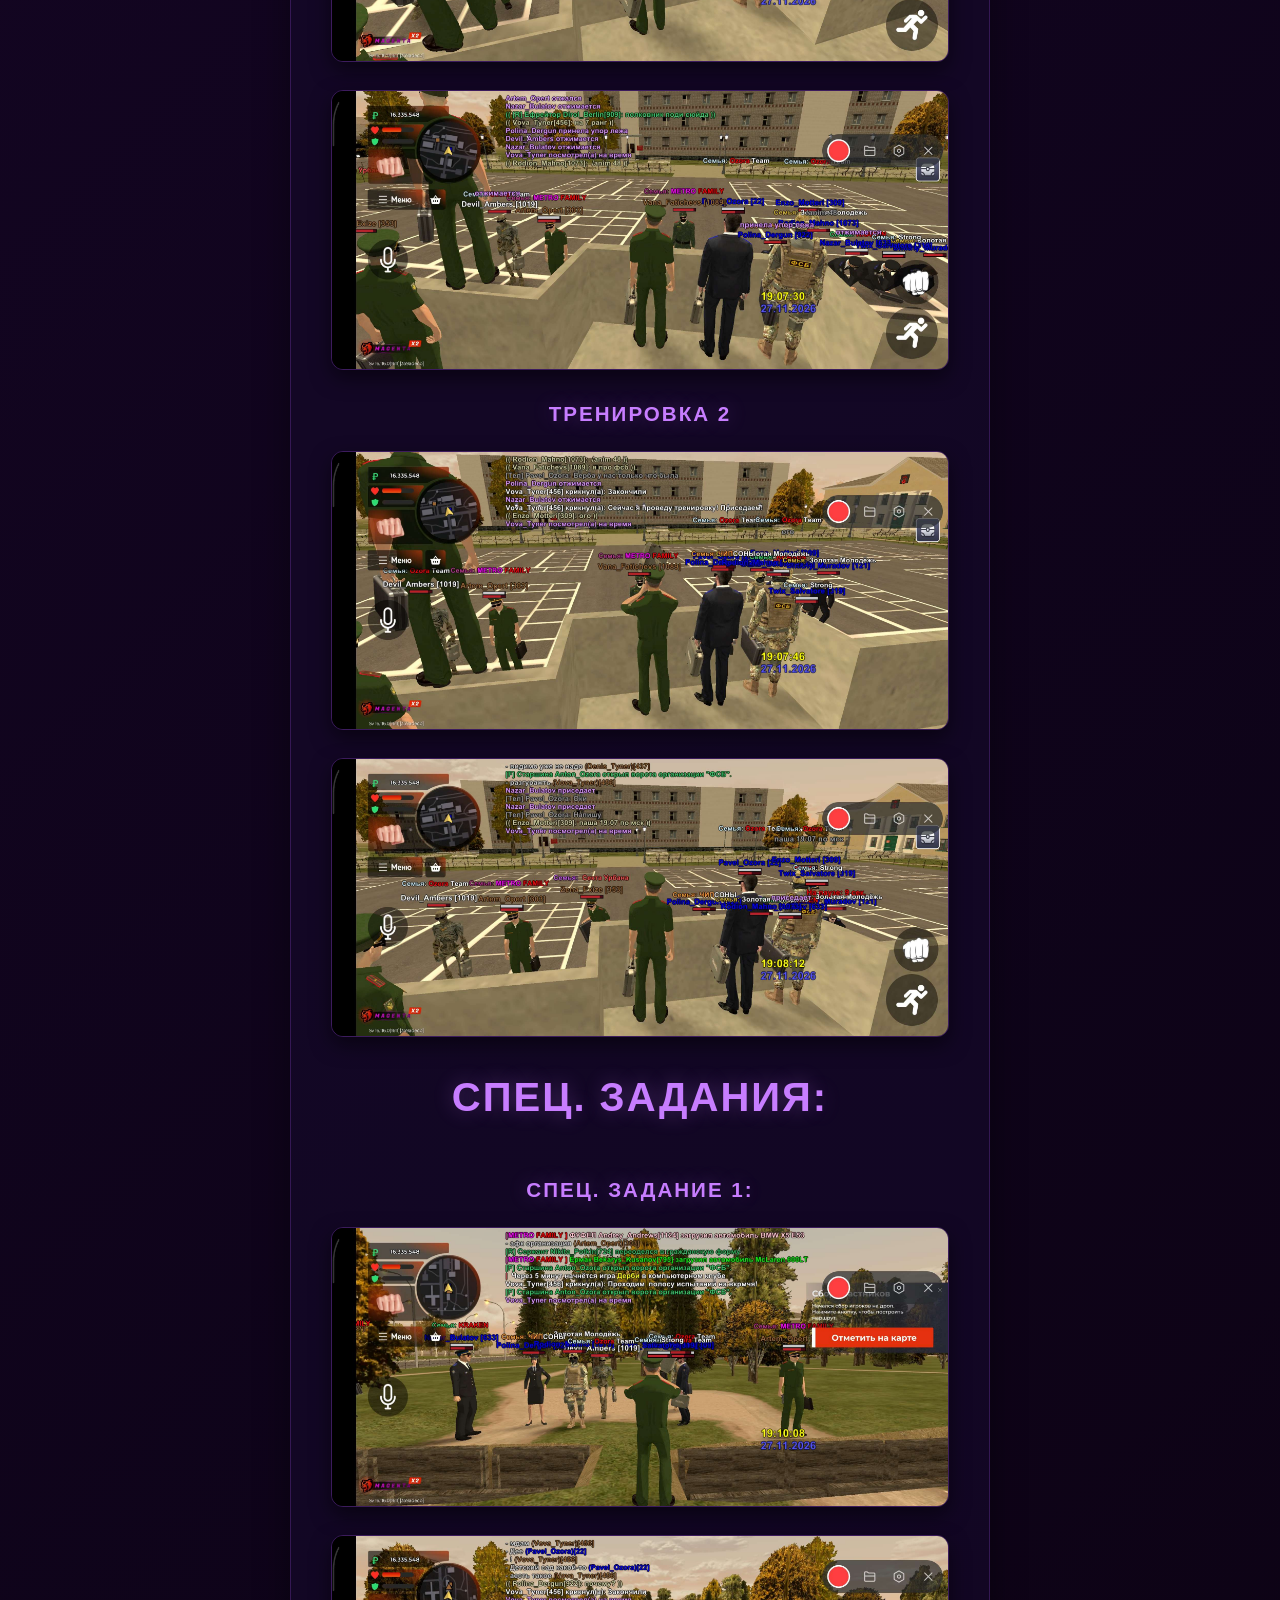
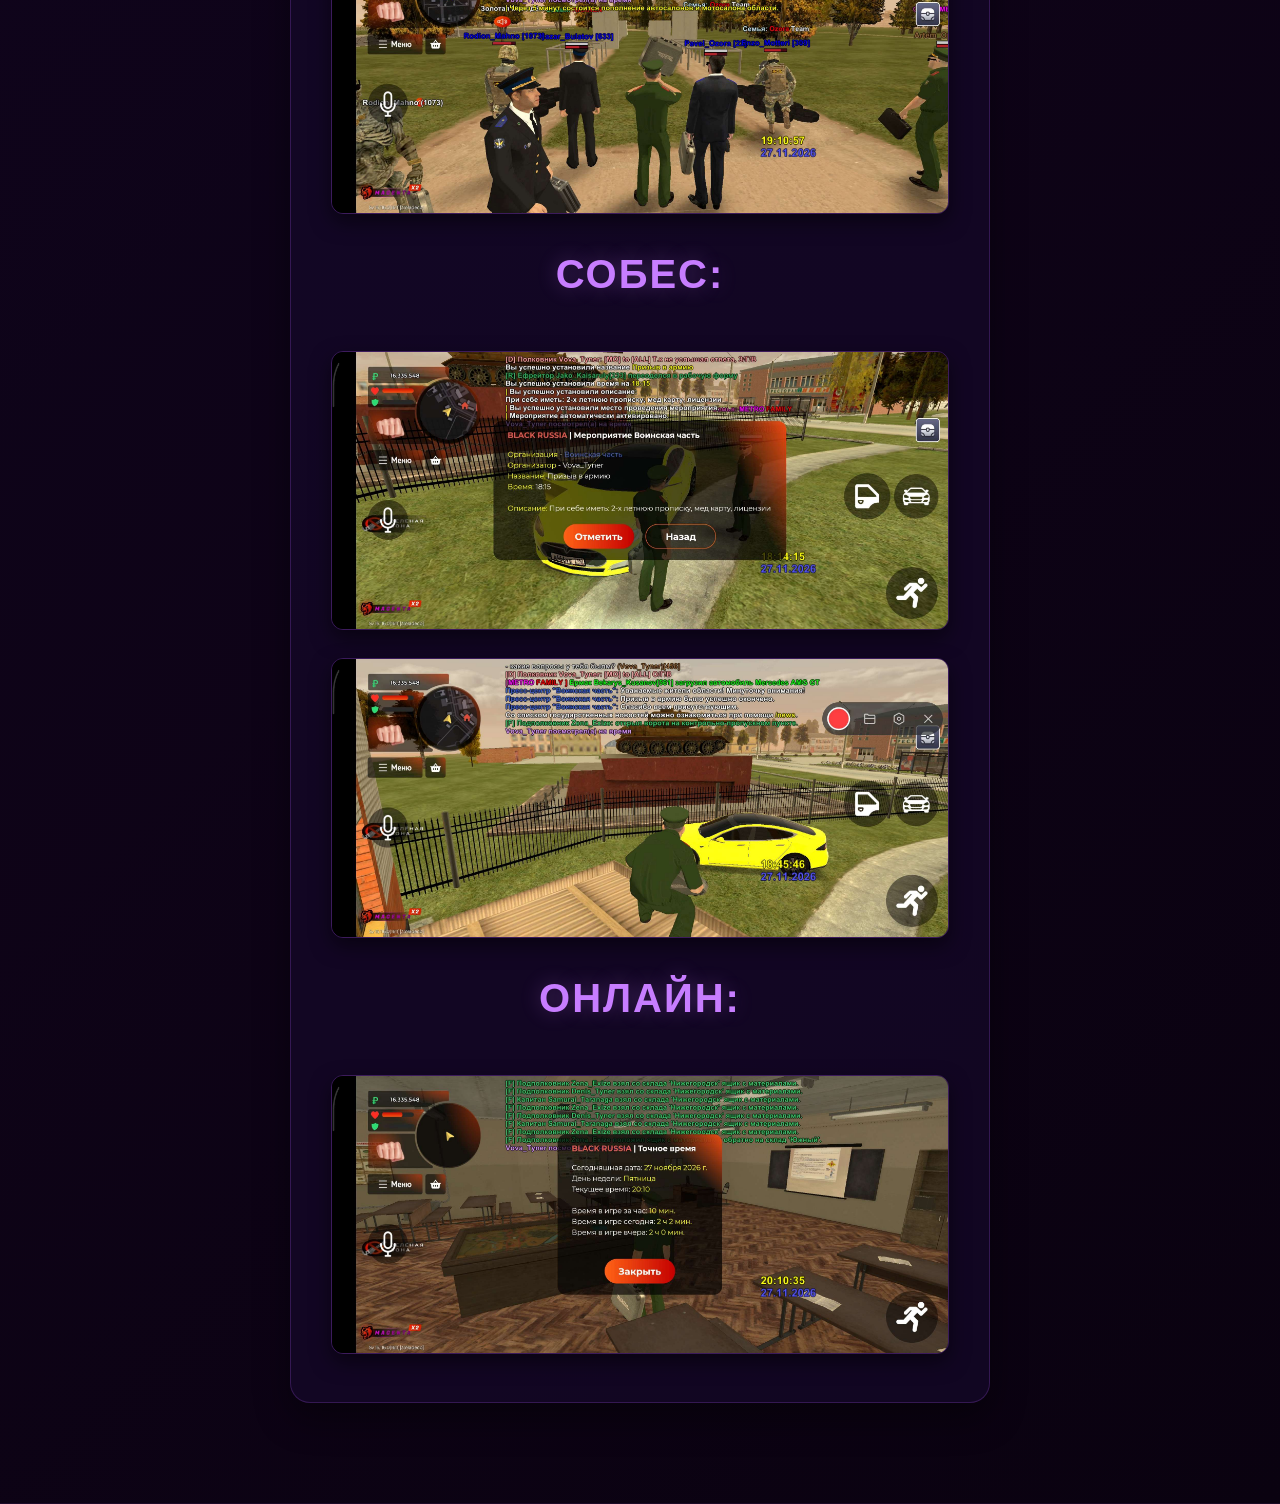
<file: src/week/Friday.html>
<!DOCTYPE html>
<html lang="ru">
<head>
    <meta charset="UTF-8">
    <meta name="viewport" content="width=device-width, initial-scale=1.0">
    <title>Пятница — Норма от Vova_Tyner</title>
    <link rel="stylesheet" href="../../style.css">
</head>
<body>

    <header>
        <nav style="justify-content: center;">
            <a href="../EveryDayNorma.html" class="nav-home" style="max-width: 250px;">← Назад к списку дат</a>
        </nav>
    </header>

    <main>
        <section class="day-section">
            <div class="content-box">
                <div class="logo-badge">27.11.2026</div>
                <h2>Пятница</h2>
                
                <div class="norm-container">
                    <span class="norm-label">Норма:</span>
                    <div class="norm-user-content">
                        <p class="norm-label">2 лекции, 2 тренировки, 1 спец задание, 1 собес, 2 часа онлайна</p>
                        <div class="image-gallery">
                            <h2>Лекции: </h2>
                            <a href="../../imagesDay/friday/lekcia.jpg" target="_blank">
                                <img src="../../imagesDay/friday/lekcia.jpg" alt="Лекция 1">
                            </a>
                            <a href="../../imagesDay/friday/lekcia2.jpg" target="_blank">
                                <img src="../../imagesDay/friday/lekcia2.jpg" alt="Лекция 2">
                            </a>

                            <h2>Тренировки: </h2>
                            <h3>Тренировка 1</h3>
                            <a href="../../imagesDay/friday/trenya1_start.jpg" target="_blank">
                                <img src="../../imagesDay/friday/trenya1_start.jpg" alt="Тренировка">
                            </a>
                            <a href="../../imagesDay/friday/trenya1_end.jpg" target="_blank">
                                <img src="../../imagesDay/friday/trenya1_end.jpg" alt="Тренировка">
                            </a>
                            <h3>Тренировка 2</h3>
                            <a href="../../imagesDay/friday/trenya2_start.jpg" target="_blank">
                                <img src="../../imagesDay/friday/trenya2_start.jpg" alt="Тренировка">
                            </a>
                            <a href="../../imagesDay/friday/trenya2_end.jpg" target="_blank">
                                <img src="../../imagesDay/friday/trenya2_end.jpg" alt="Тренировка">
                            </a>

                            <h2>Спец. задания: </h2>
                            <h3>Спец. Задание 1: </h3>
                            <a href="../../imagesDay/friday/spec1_start.jpg" target="_blank">
                                <img src="../../imagesDay/friday/spec1_start.jpg" alt="спец">
                            </a>
                            <a href="../../imagesDay/friday/spec1_end.jpg" target="_blank">
                                <img src="../../imagesDay/friday/spec1_end.jpg" alt="спец">
                            </a>

                            <h2>Собес: </h2>
                            <a href="../../imagesDay/friday/sobes1_start.jpg" target="_blank">
                                <img src="../../imagesDay/friday/sobes1_start.jpg" alt="Собес">
                            </a>
                            <a href="../../imagesDay/friday/sobes1_end.jpg" target="_blank">
                                <img src="../../imagesDay/friday/sobes1_end.jpg" alt="Собес">
                            </a>

                            <h2>онлайн: </h2>
                            <a href="../../imagesDay/friday/online.jpg" target="_blank">
                                <img src="../../imagesDay/friday/online.jpg" alt="Онлайн">
                            </a>
                        </div>
                    </div>
                </div>

            </div>
        </section>
    </main>

</body>
</html>
</file>
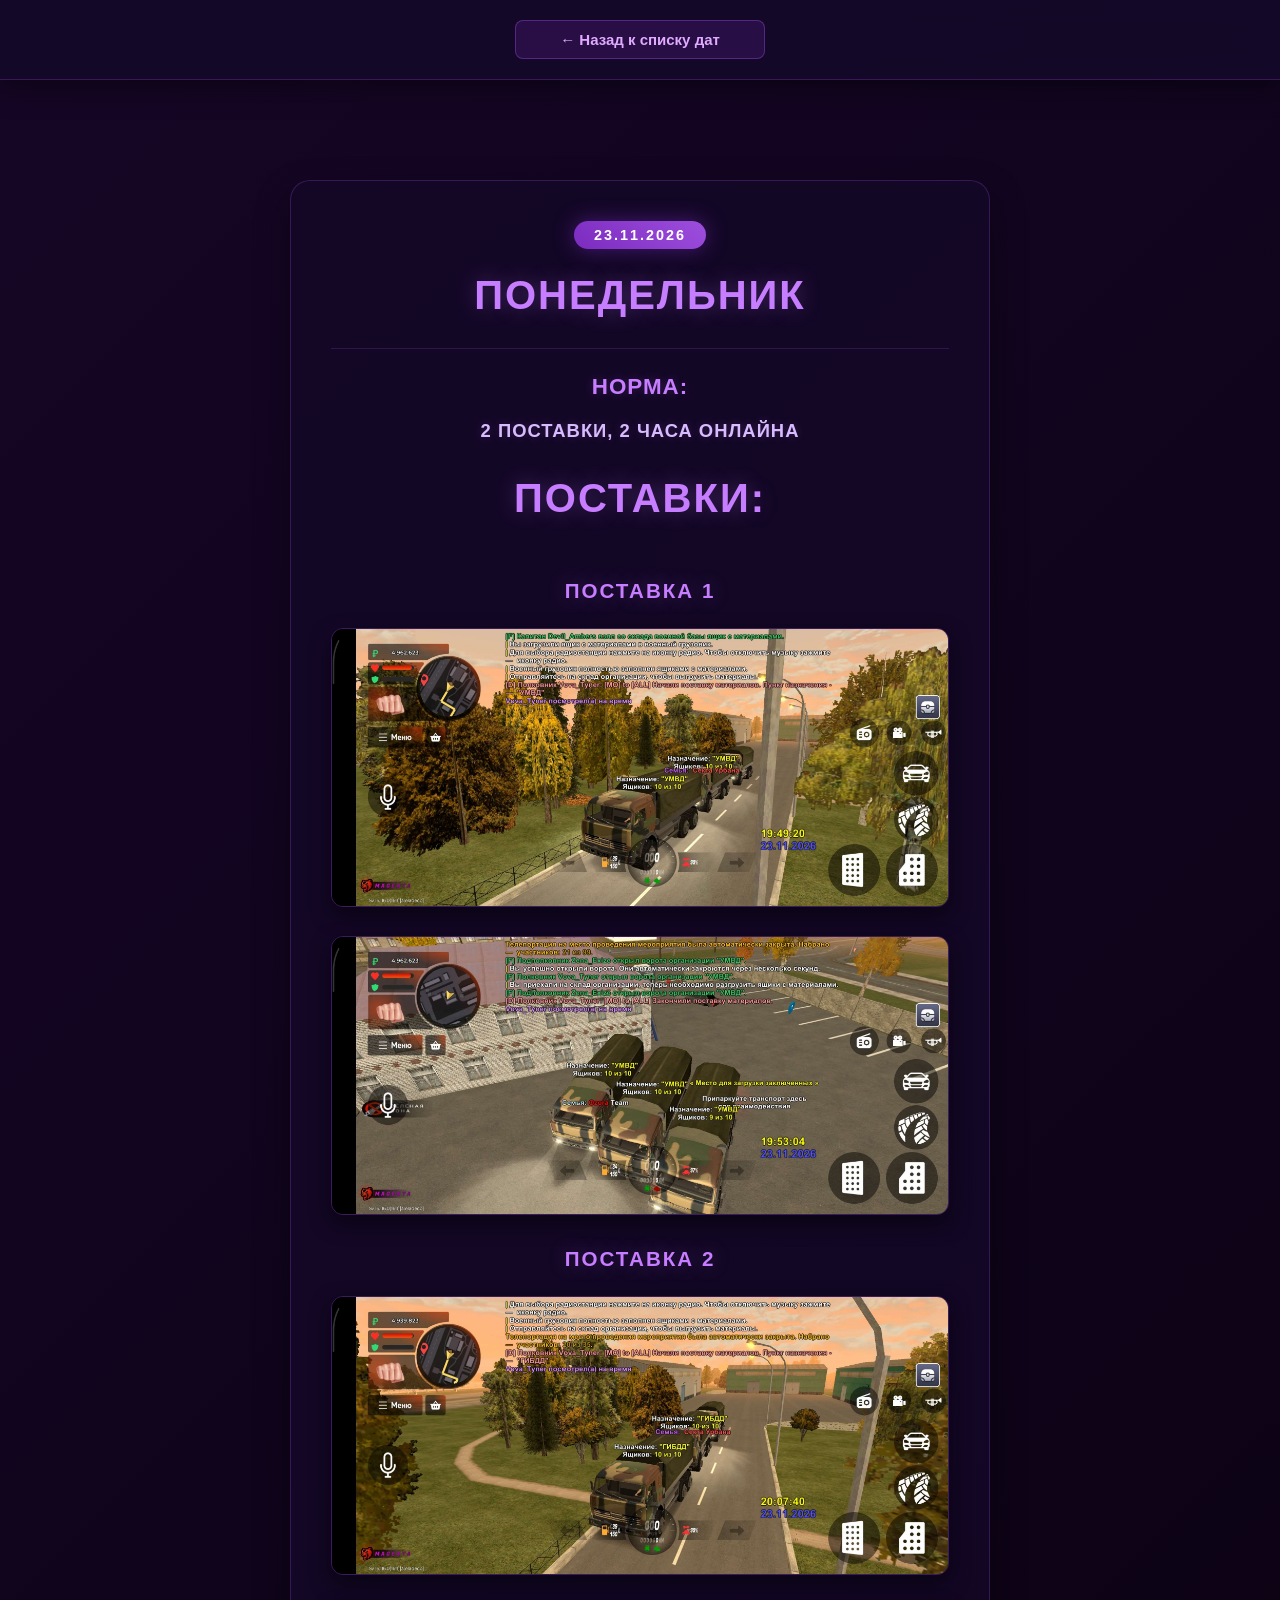
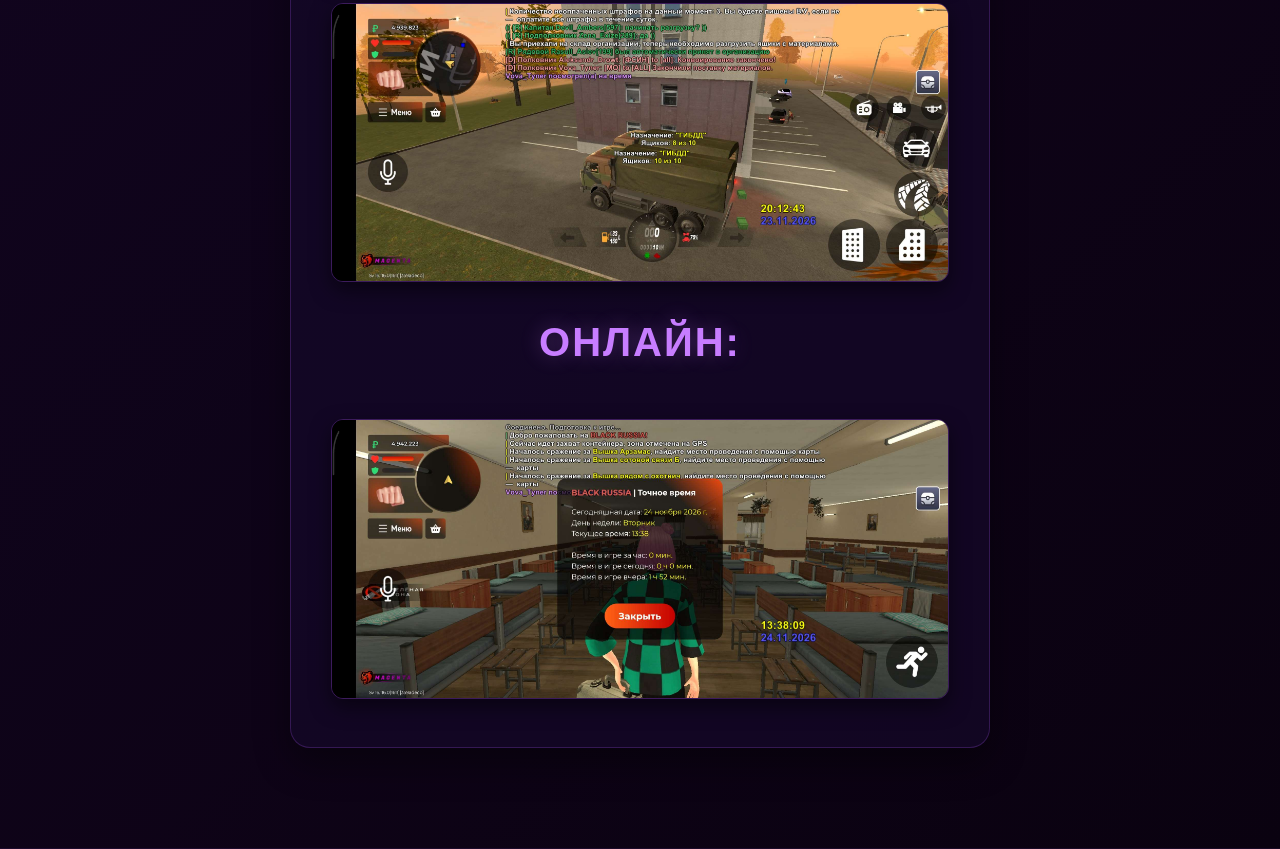
<file: src/week/Monday.html>
<!DOCTYPE html>
<html lang="ru">
<head>
    <meta charset="UTF-8">
    <meta name="viewport" content="width=device-width, initial-scale=1.0">
    <title>Понедельник — Норма от Vova_Tyner</title>
    <link rel="stylesheet" href="../../style.css">
</head>
<body>

    <header>
        <nav style="justify-content: center;">
            <a href="../EveryDayNorma.html" class="nav-home" style="max-width: 250px;">← Назад к списку дат</a>
        </nav>
    </header>

    <main>
        <section class="day-section">
            <div class="content-box">
                <div class="logo-badge">23.11.2026</div>
                <h2>Понедельник</h2>
                
                <div class="norm-container">
                    <span class="norm-label">Норма:</span>
                    <div class="norm-user-content">
                        <p class="norm-label">2 поставки, 2 часа онлайна</p>
                        <div class="image-gallery">
                            <h2>Поставки: </h2>
                            <h3>Поставка 1</h3>
                            <a href="../../imagesDay/monday/postavka1_start.jpg" target="_blank">
                                <img src="../../imagesDay/monday/postavka1_start.jpg" alt="Поставка 1 начало">
                            </a>
                            <a href="../../imagesDay/monday/postavka1_end.jpg" target="_blank">
                                <img src="../../imagesDay/monday/postavka1_end.jpg" alt="Поставка 1 конец">
                            </a>
                            <h3>Поставка 2</h3>
                            <a href="../../imagesDay/monday/postavka2_start.jpg" target="_blank">
                                <img src="../../imagesDay/monday/postavka2_start.jpg" alt="Поставка 2 начало">
                            </a>
                            <a href="../../imagesDay/monday/postavka2_end.jpg" target="_blank">
                                <img src="../../imagesDay/monday/postavka2_end.jpg" alt="Поставка 2 конец">
                            </a>

                            <h2>онлайн: </h2>
                            <a href="../../imagesDay/monday/online.jpg" target="_blank">
                                <img src="../../imagesDay/monday/online.jpg" alt="Онлайн">
                            </a>
                        </div>
                    </div>
                </div>

            </div>
        </section>
    </main>

</body>
</html>
</file>
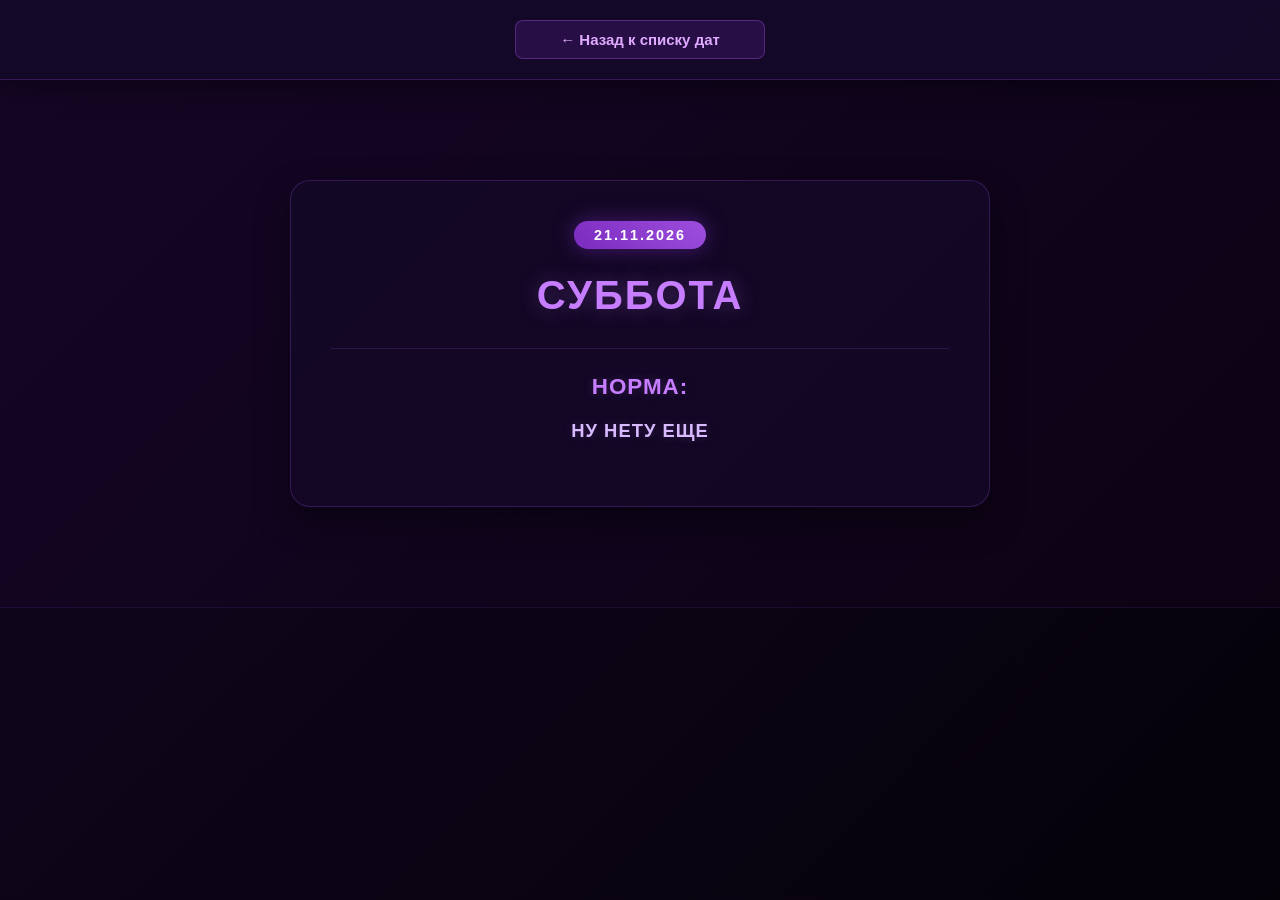
<file: src/week/Saturday.html>
<!DOCTYPE html>
<html lang="ru">
<head>
    <meta charset="UTF-8">
    <meta name="viewport" content="width=device-width, initial-scale=1.0">
    <title>Суббота — Норма от Vova_Tyner</title>
    <link rel="stylesheet" href="../../style.css">
</head>
<body>

    <header>
        <nav style="justify-content: center;">
            <a href="../EveryDayNorma.html" class="nav-home" style="max-width: 250px;">← Назад к списку дат</a>
        </nav>
    </header>

    <main>
        <section class="day-section">
            <div class="content-box">
                <div class="logo-badge">21.11.2026</div>
                <h2>Суббота</h2>
                
                <div class="norm-container">
                    <span class="norm-label">Норма:</span>
                    <div class="norm-user-content">
                        <p class="norm-label">Ну нету еще</p>
                        <div class="image-gallery">

                        </div>
                    </div>
                </div>

            </div>
        </section>
    </main>

</body>
</html>
</file>
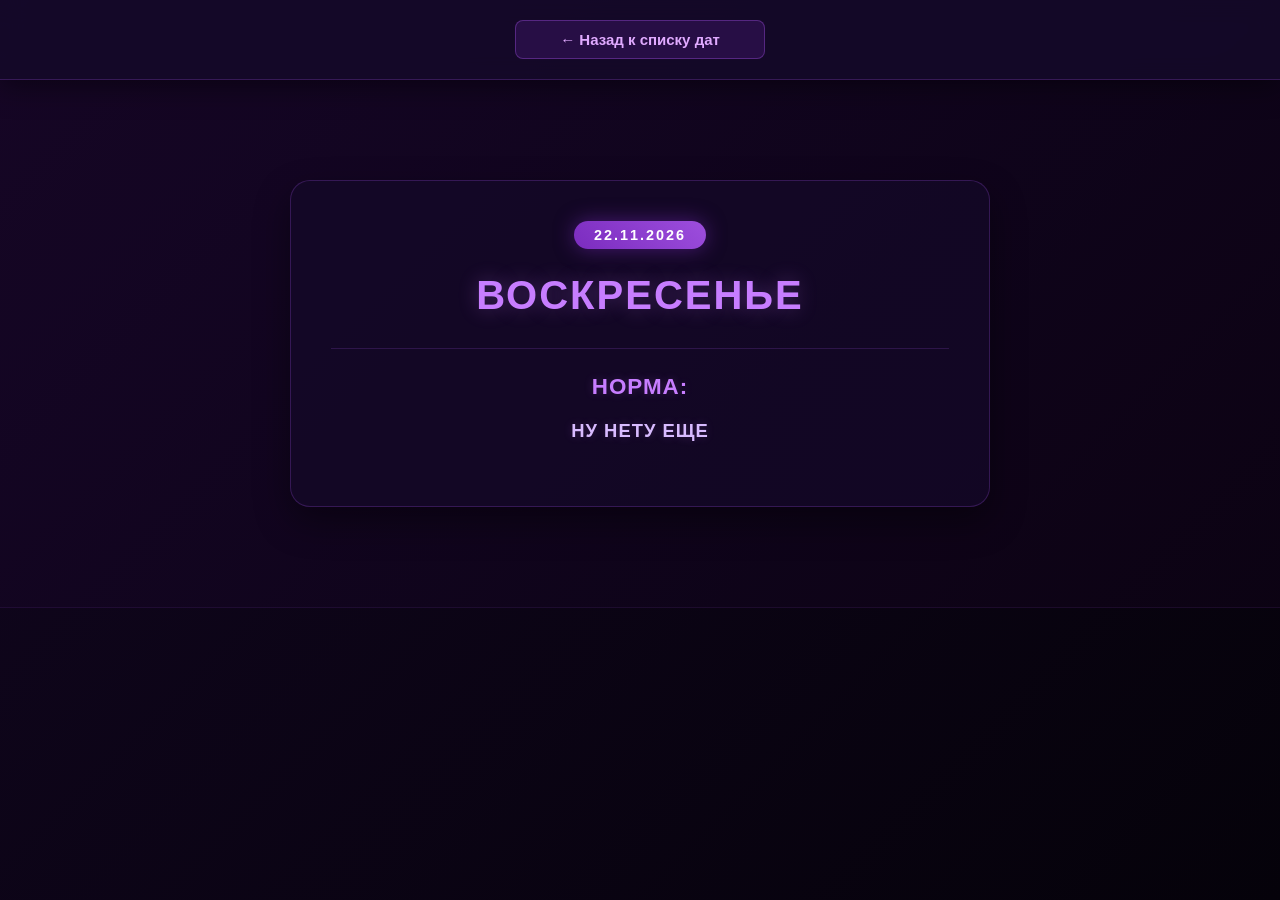
<file: src/week/Sunday.html>
<!DOCTYPE html>
<html lang="ru">
<head>
    <meta charset="UTF-8">
    <meta name="viewport" content="width=device-width, initial-scale=1.0">
    <title>Воскресенье — Норма от Vova_Tyner</title>
    <link rel="stylesheet" href="../../style.css">
</head>
<body>

    <header>
        <nav style="justify-content: center;">
            <a href="../EveryDayNorma.html" class="nav-home" style="max-width: 250px;">← Назад к списку дат</a>
        </nav>
    </header>

    <main>
        <section class="day-section">
            <div class="content-box">
                <div class="logo-badge">22.11.2026</div>
                <h2>Воскресенье</h2>
                
                <div class="norm-container">
                    <span class="norm-label">Норма:</span>
                    <div class="norm-user-content">
                        <p class="norm-label">Ну нету еще</p>
                        <div class="image-gallery">

                        </div>
                    </div>
                </div>

            </div>
        </section>
    </main>

</body>
</html>
</file>
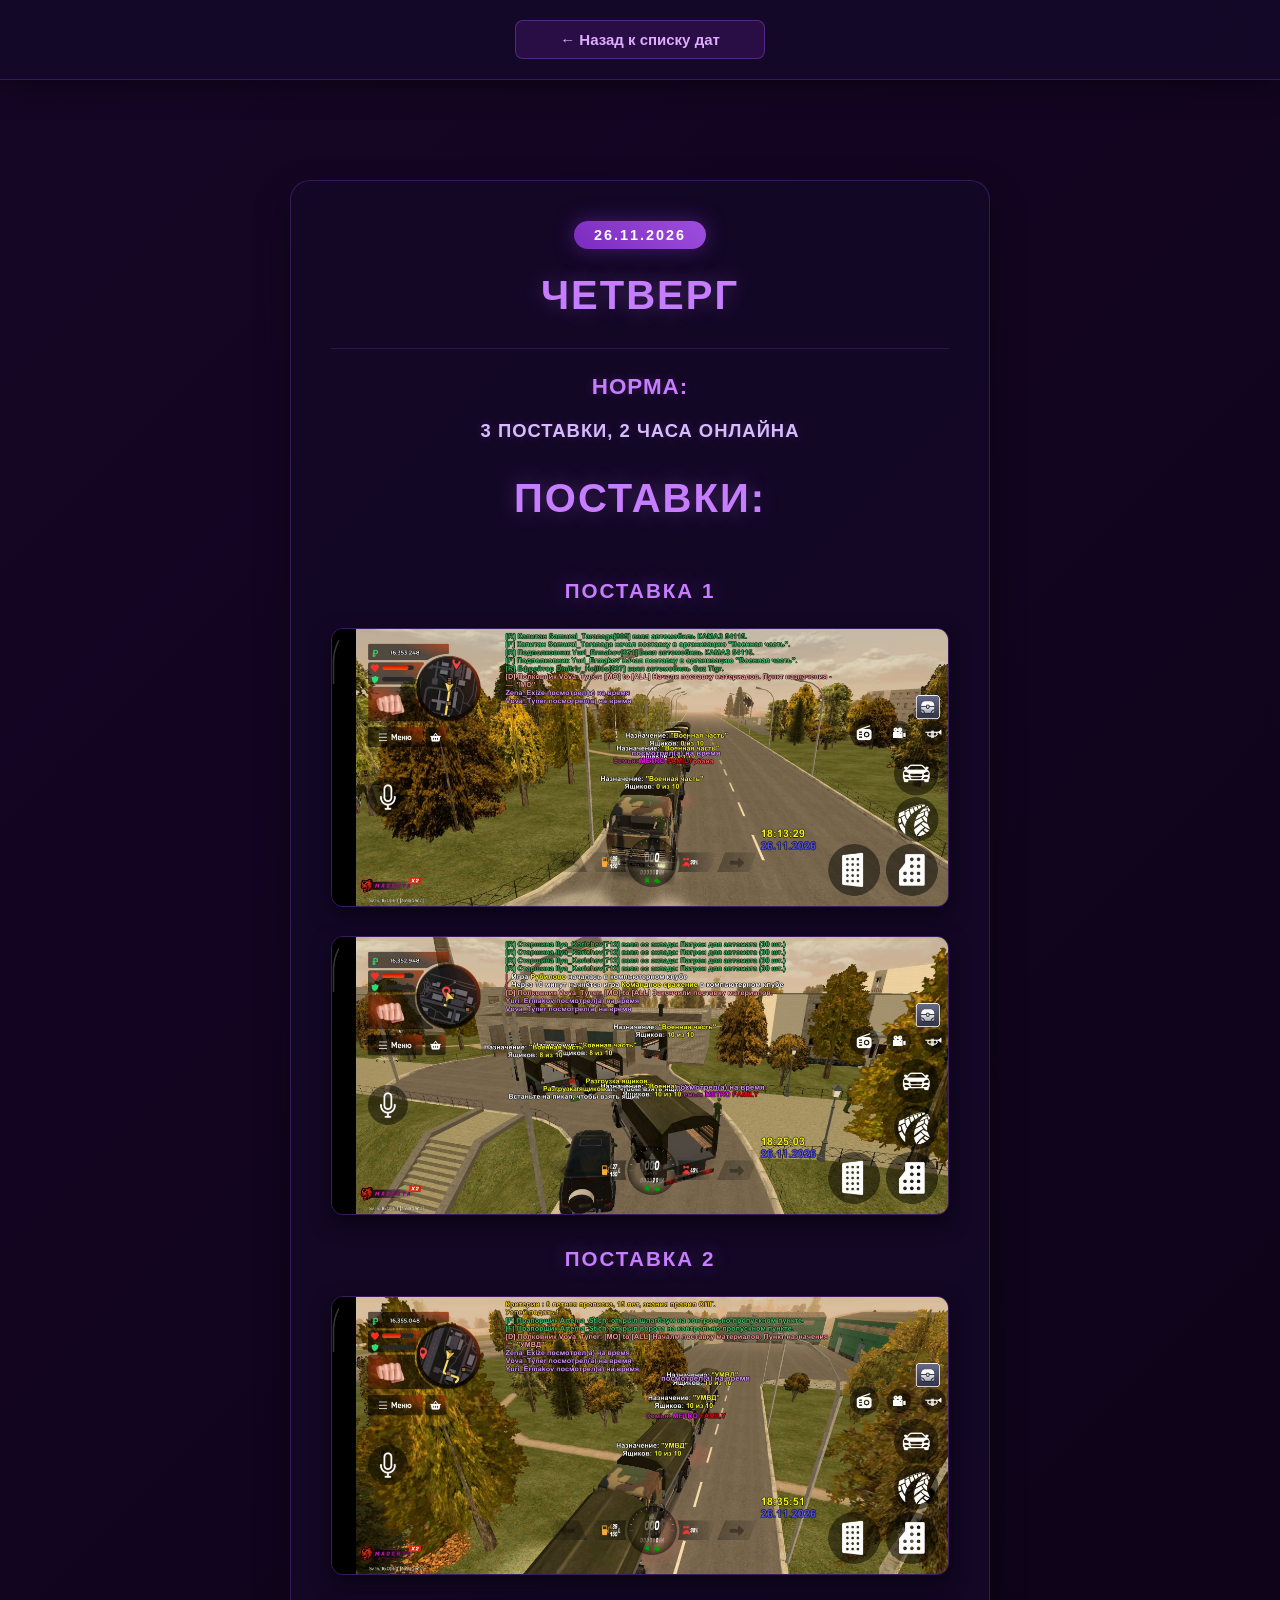
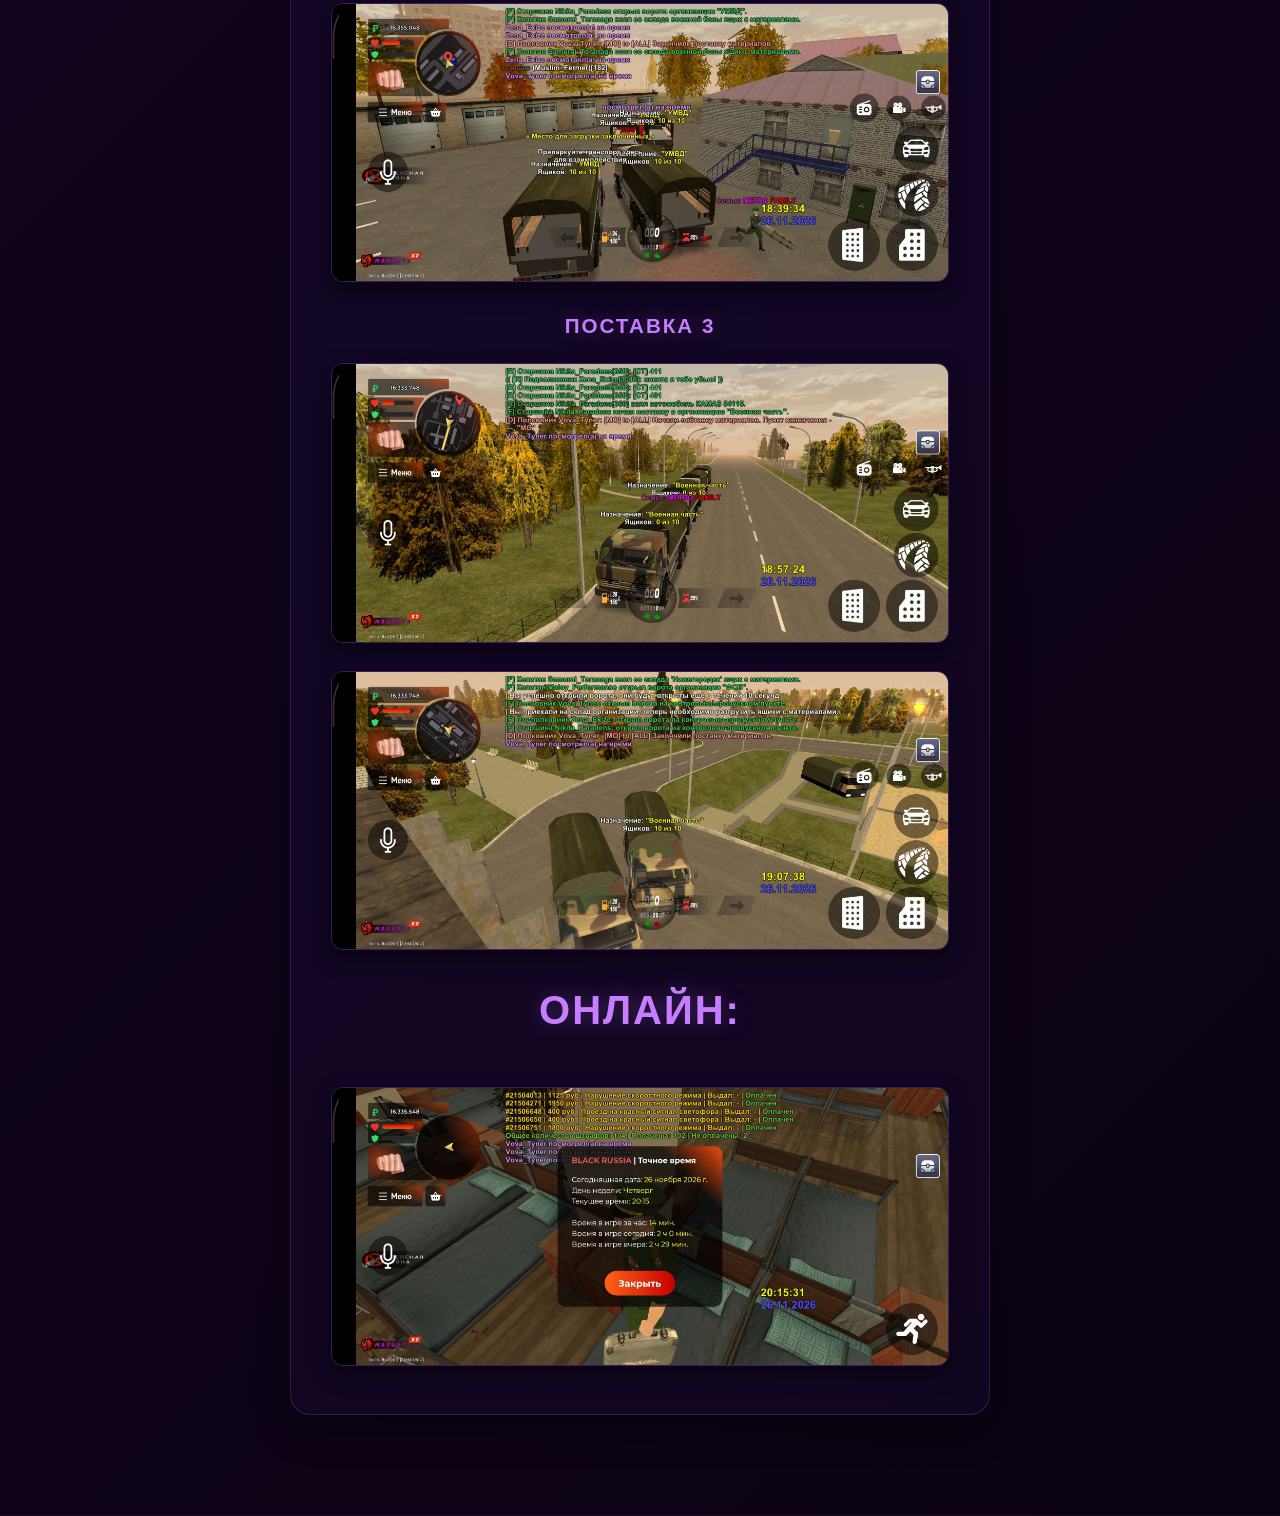
<file: src/week/Thursday.html>
<!DOCTYPE html>
<html lang="ru">
<head>
    <meta charset="UTF-8">
    <meta name="viewport" content="width=device-width, initial-scale=1.0">
    <title>Четверг — Норма от Vova_Tyner</title>
    <link rel="stylesheet" href="../../style.css">
</head>
<body>

    <header>
        <nav style="justify-content: center;">
            <a href="../EveryDayNorma.html" class="nav-home" style="max-width: 250px;">← Назад к списку дат</a>
        </nav>
    </header>

    <main>
        <section class="day-section">
            <div class="content-box">
                <div class="logo-badge">26.11.2026</div>
                <h2>Четверг</h2>
                
                <div class="norm-container">
                    <span class="norm-label">Норма:</span>
                    <div class="norm-user-content">
                        <p class="norm-label">3 поставки, 2 часа онлайна</p>
                        <div class="image-gallery">
                            <h2>Поставки: </h2>
                            <h3>Поставка 1</h3>
                            <a href="../../imagesDay/thursday/postavka1_start.jpg" target="_blank">
                                <img src="../../imagesDay/thursday/postavka1_start.jpg" alt="Поставка 1 начало">
                            </a>
                            <a href="../../imagesDay/thursday/postavka1_end.jpg" target="_blank">
                                <img src="../../imagesDay/thursday/postavka1_end.jpg" alt="Поставка 1 конец">
                            </a>
                            <h3>Поставка 2</h3>
                            <a href="../../imagesDay/thursday/postavka2_start.jpg" target="_blank">
                                <img src="../../imagesDay/thursday/postavka2_start.jpg" alt="Поставка 2 начало">
                            </a>
                            <a href="../../imagesDay/thursday/postavka2_end.jpg" target="_blank">
                                <img src="../../imagesDay/thursday/postavka2_end.jpg" alt="Поставка 2 конец">
                            </a>
                            <h3>Поставка 3</h3>
                            <a href="../../imagesDay/thursday/postavka3_start.jpg" target="_blank">
                                <img src="../../imagesDay/thursday/postavka3_start.jpg" alt="Поставка 3 начало">
                            </a>
                            <a href="../../imagesDay/thursday/postavka3_end.jpg" target="_blank">
                                <img src="../../imagesDay/thursday/postavka3_end.jpg" alt="Поставка 3 конец">
                            </a>

                            <h2>онлайн: </h2>
                            <a href="../../imagesDay/thursday/online.jpg" target="_blank">
                                <img src="../../imagesDay/thursday/online.jpg" alt="Онлайн">
                            </a>
                        </div>
                    </div>
                </div>

            </div>
        </section>
    </main>

</body>
</html>
</file>
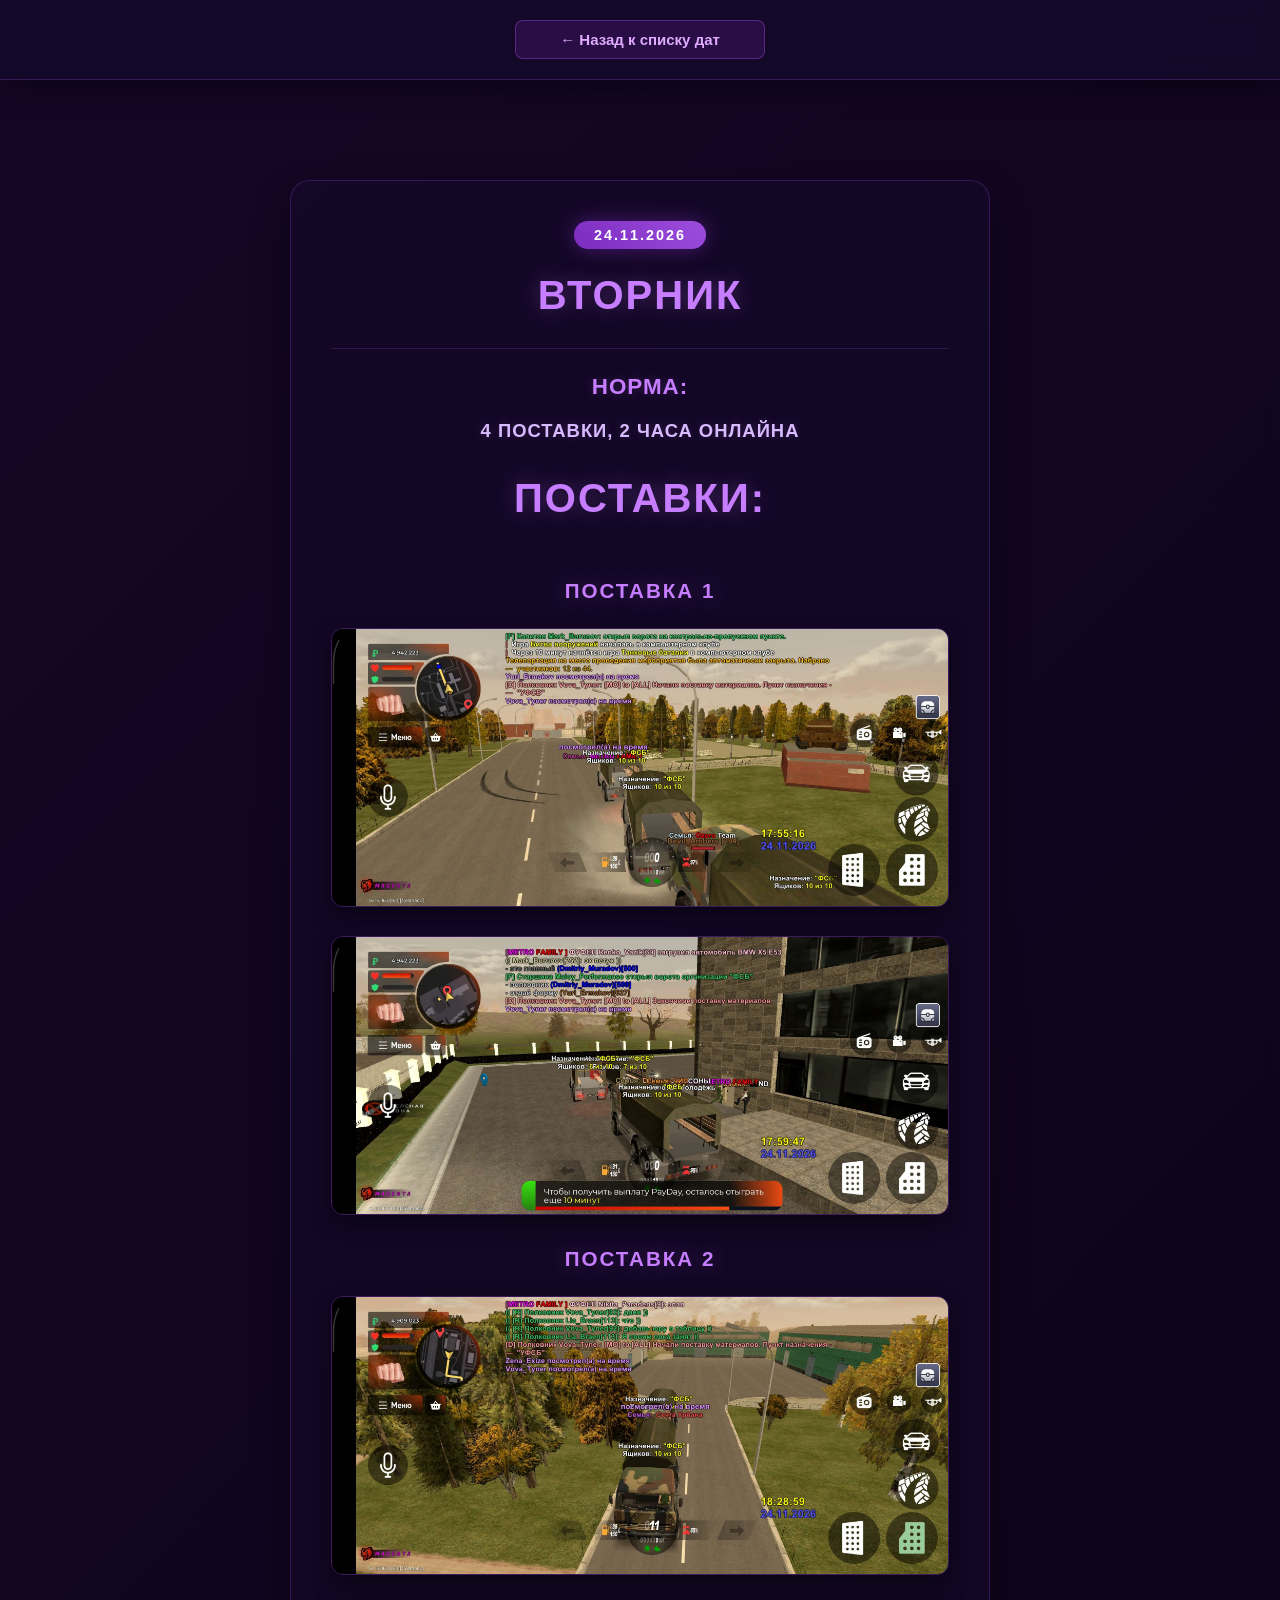
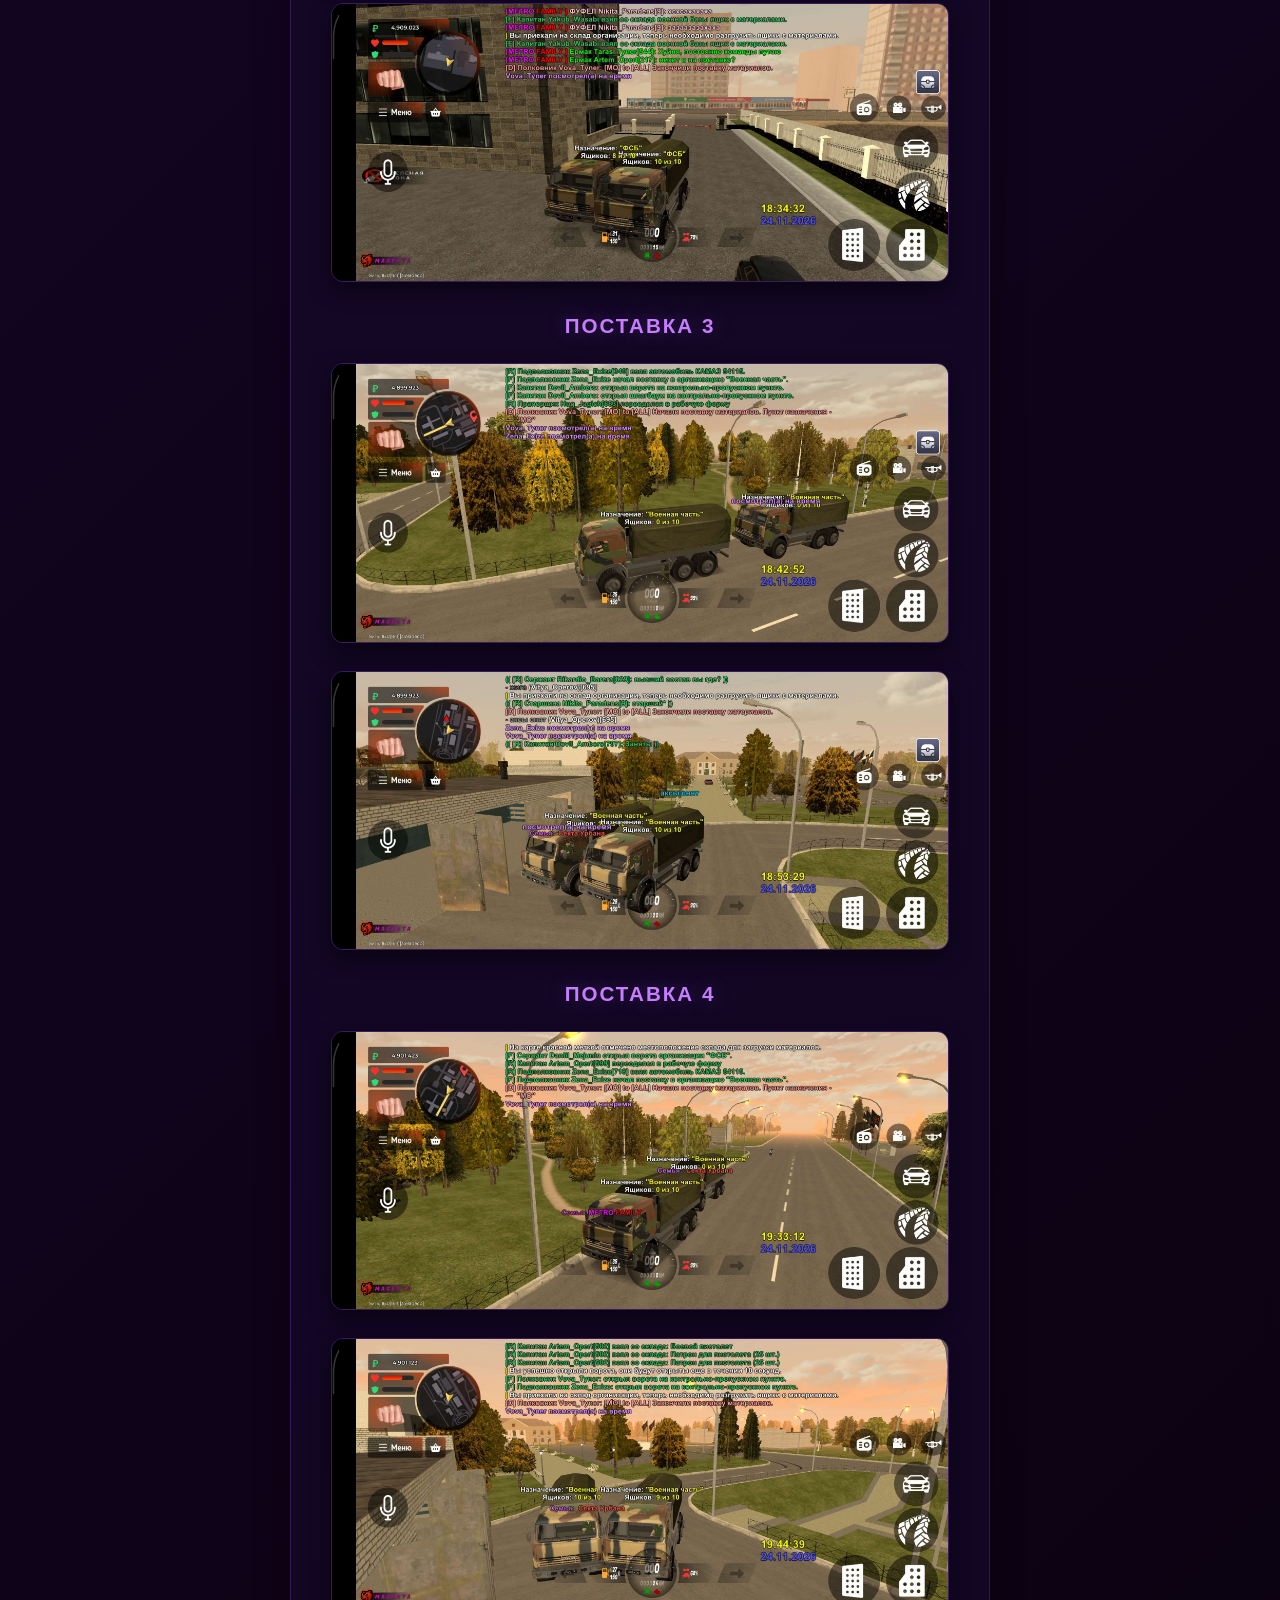
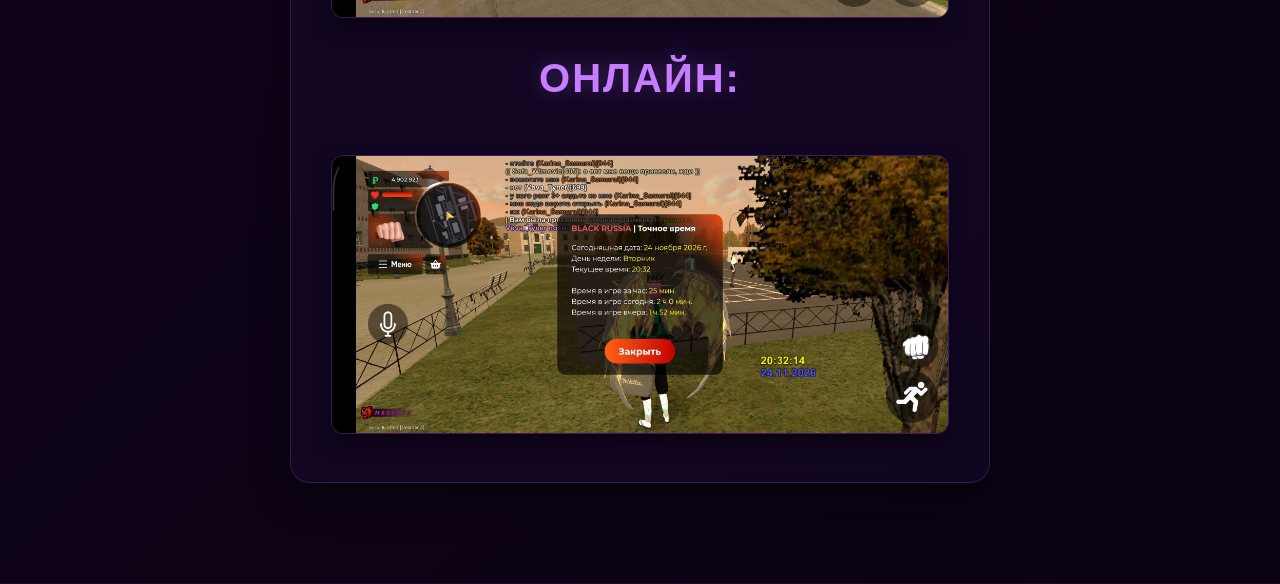
<file: src/week/Tuesday.html>
<!DOCTYPE html>
<html lang="ru">
<head>
    <meta charset="UTF-8">
    <meta name="viewport" content="width=device-width, initial-scale=1.0">
    <title>Вторник — Норма от Vova_Tyner</title>
    <link rel="stylesheet" href="../../style.css">
</head>
<body>

    <header>
        <nav style="justify-content: center;">
            <a href="../EveryDayNorma.html" class="nav-home" style="max-width: 250px;">← Назад к списку дат</a>
        </nav>
    </header>

    <main>
        <section class="day-section">
            <div class="content-box">
                <div class="logo-badge">24.11.2026</div>
                <h2>Вторник</h2>
                
                <div class="norm-container">
                    <span class="norm-label">Норма:</span>
                    <div class="norm-user-content">
                        <p class="norm-label">4 поставки, 2 часа онлайна</p>
                        <div class="image-gallery">
                            <h2>Поставки: </h2>
                            <h3>Поставка 1</h3>
                            <a href="../../imagesDay/tuesday/postavka1_start.jpg" target="_blank">
                                <img src="../../imagesDay/tuesday/postavka1_start.jpg" alt="Поставка 1 начало">
                            </a>
                            <a href="../../imagesDay/tuesday/postavka1_end.jpg" target="_blank">
                                <img src="../../imagesDay/tuesday/postavka1_end.jpg" alt="Поставка 1 конец">
                            </a>
                            <h3>Поставка 2</h3>
                            <a href="../../imagesDay/tuesday/postavka2_start.jpg" target="_blank">
                                <img src="../../imagesDay/tuesday/postavka2_start.jpg" alt="Поставка 2 начало">
                            </a>
                            <a href="../../imagesDay/tuesday/postavka2_end.jpg" target="_blank">
                                <img src="../../imagesDay/tuesday/postavka2_end.jpg" alt="Поставка 2 конец">
                            </a>
                            <h3>Поставка 3</h3>
                            <a href="../../imagesDay/tuesday/postavka3_start.jpg" target="_blank">
                                <img src="../../imagesDay/tuesday/postavka3_start.jpg" alt="Поставка 3 начало">
                            </a>
                            <a href="../../imagesDay/tuesday/postavka3_end.jpg" target="_blank">
                                <img src="../../imagesDay/tuesday/postavka3_end.jpg" alt="Поставка 3 конец">
                            </a>
                            <h3>Поставка 4</h3>
                            <a href="../../imagesDay/tuesday/postavka4_start.jpg" target="_blank">
                                <img src="../../imagesDay/tuesday/postavka4_start.jpg" alt="Поставка 4 начало">
                            </a>
                            <a href="../../imagesDay/tuesday/postavka4_end.jpg" target="_blank">
                                <img src="../../imagesDay/tuesday/postavka4_end.jpg" alt="Поставка 4 конец">
                            </a>

                            <h2>онлайн: </h2>
                            <a href="../../imagesDay/tuesday/online.jpg" target="_blank">
                                <img src="../../imagesDay/tuesday/online.jpg" alt="Онлайн">
                            </a>
                        </div>
                    </div>
                </div>

            </div>
        </section>
    </main>

</body>
</html>
</file>
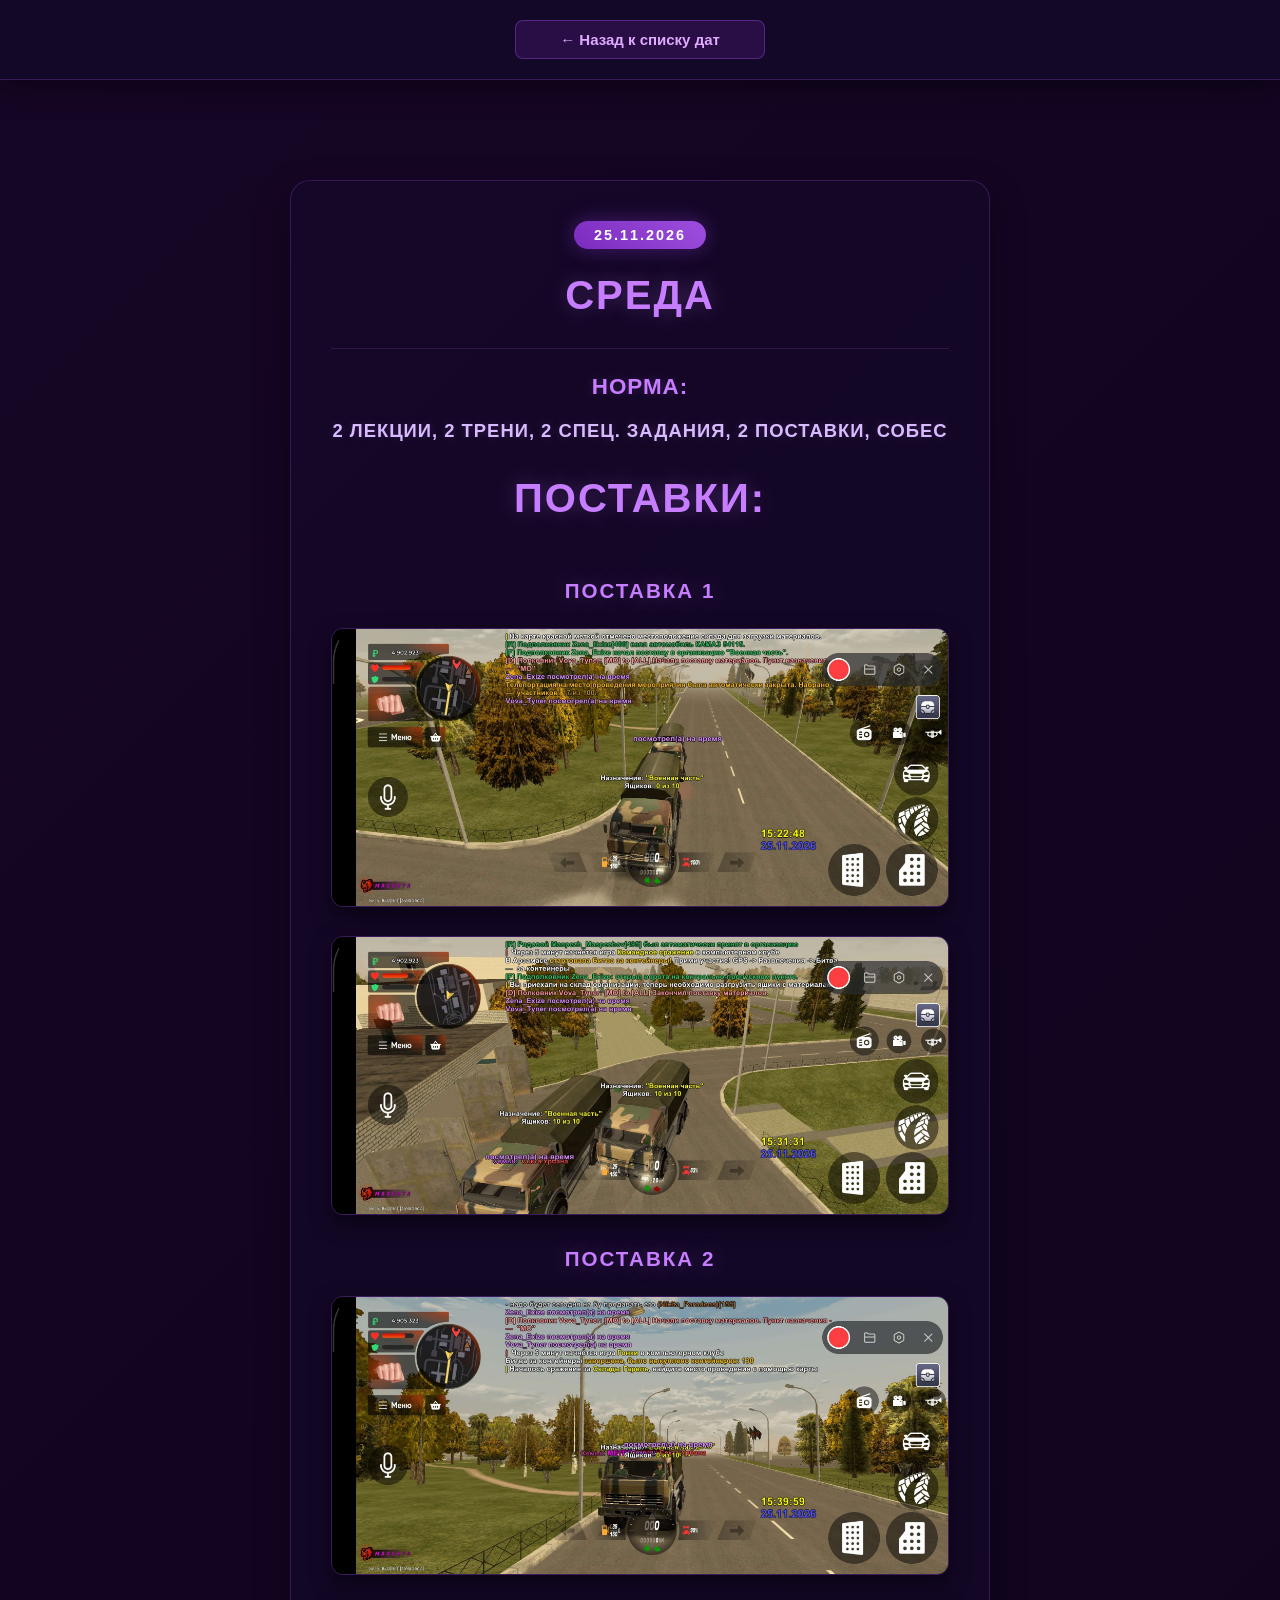
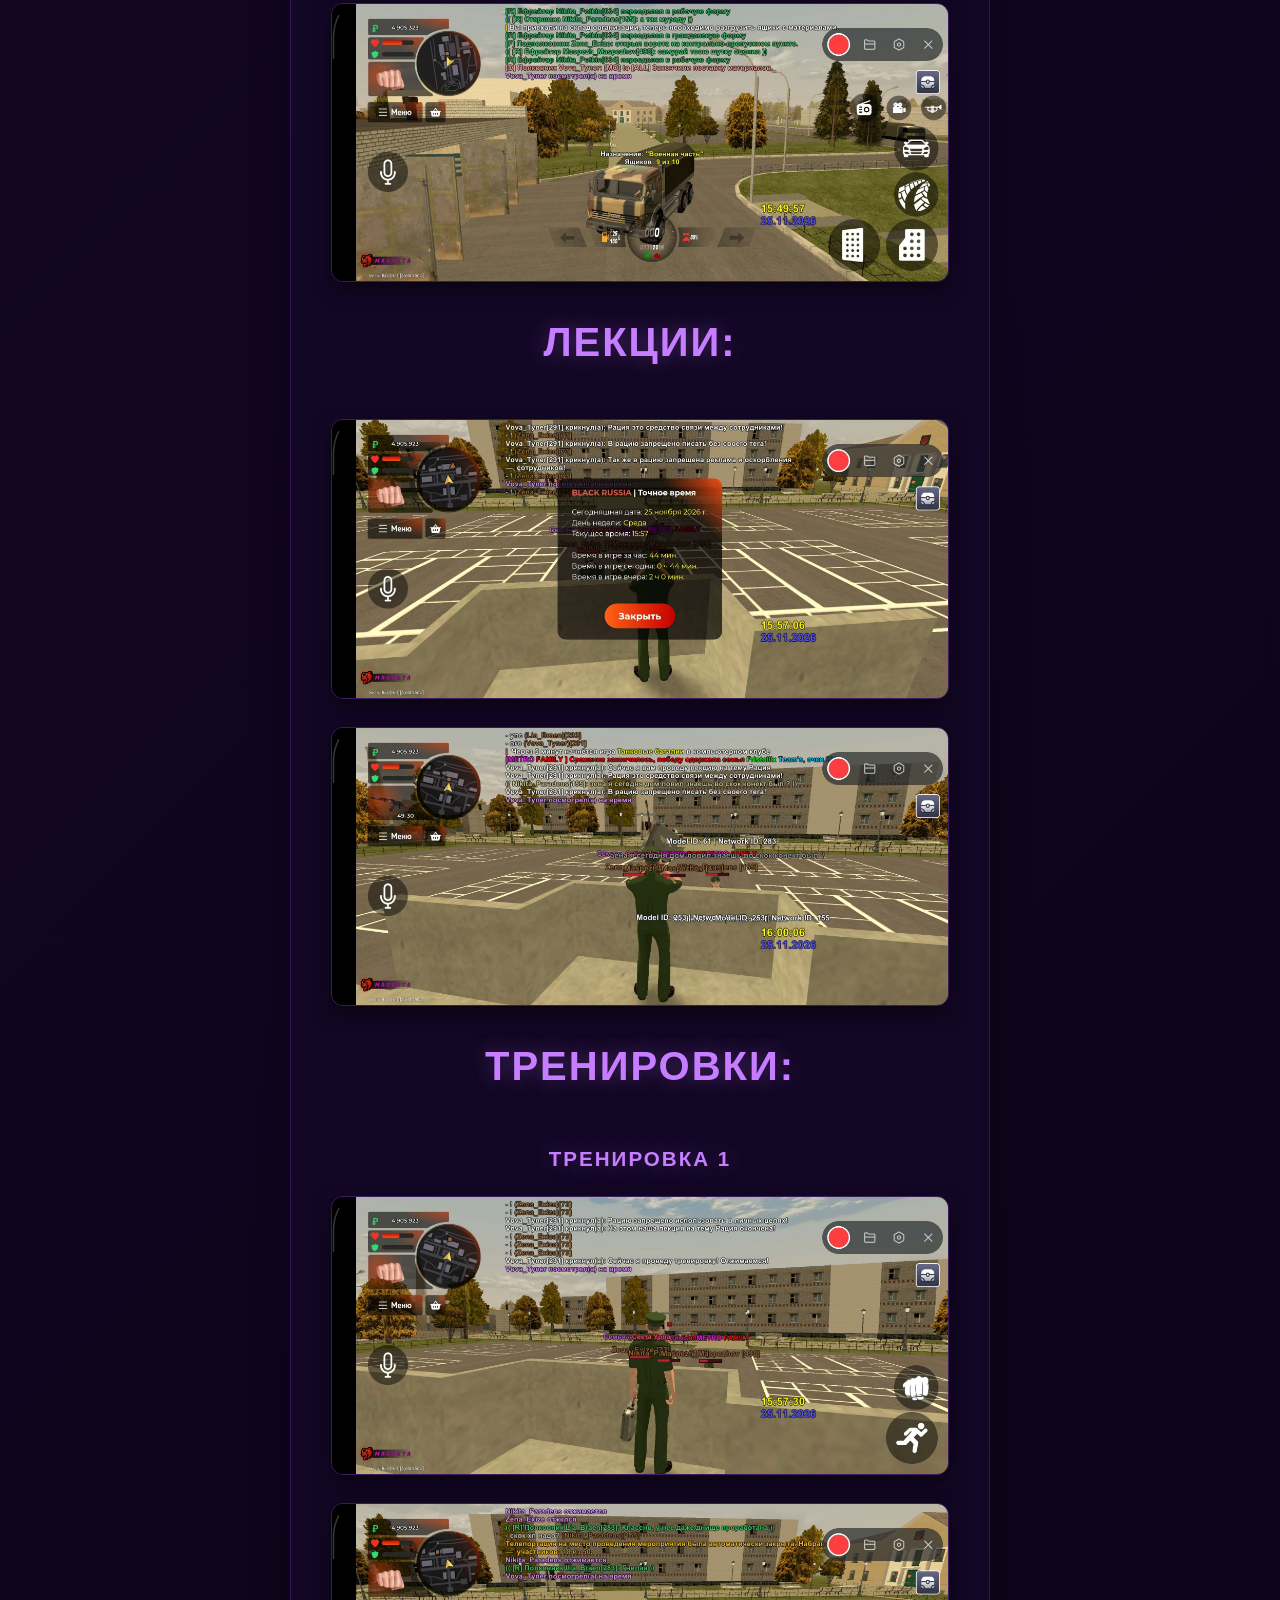
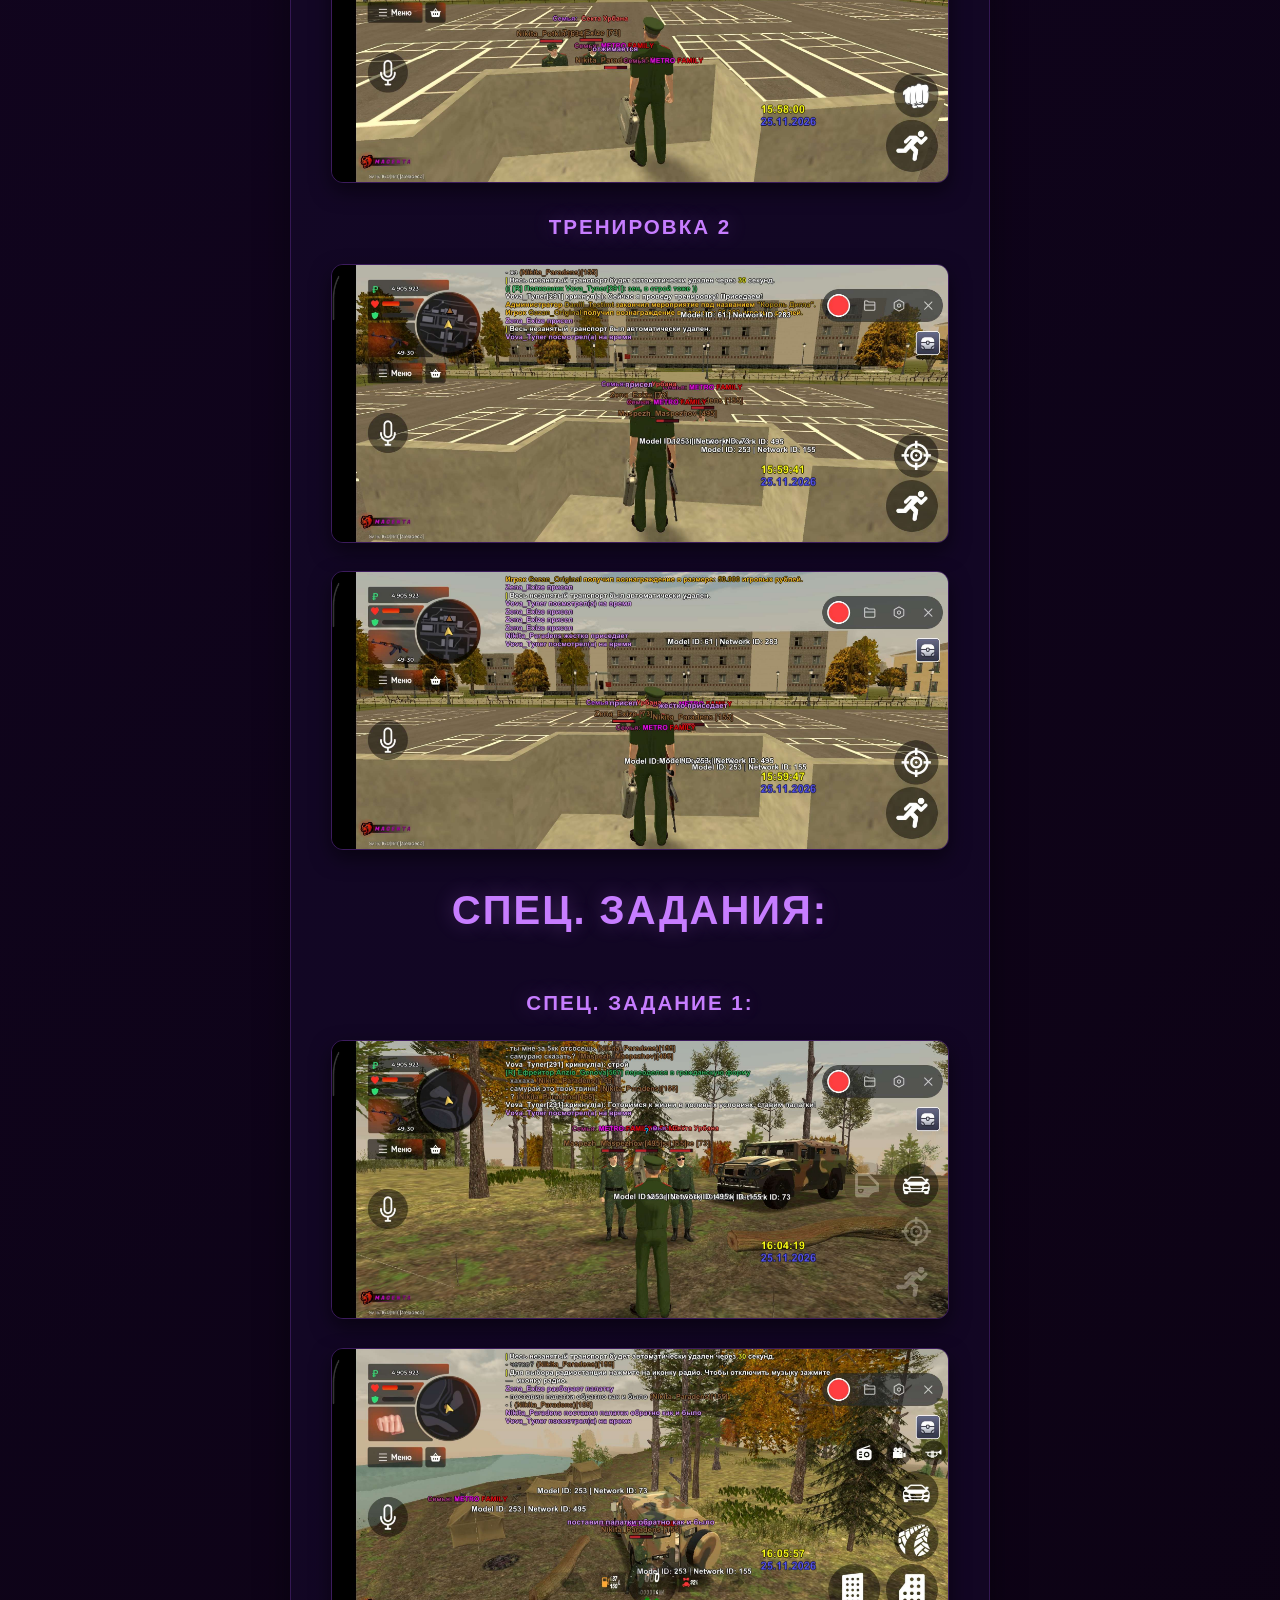
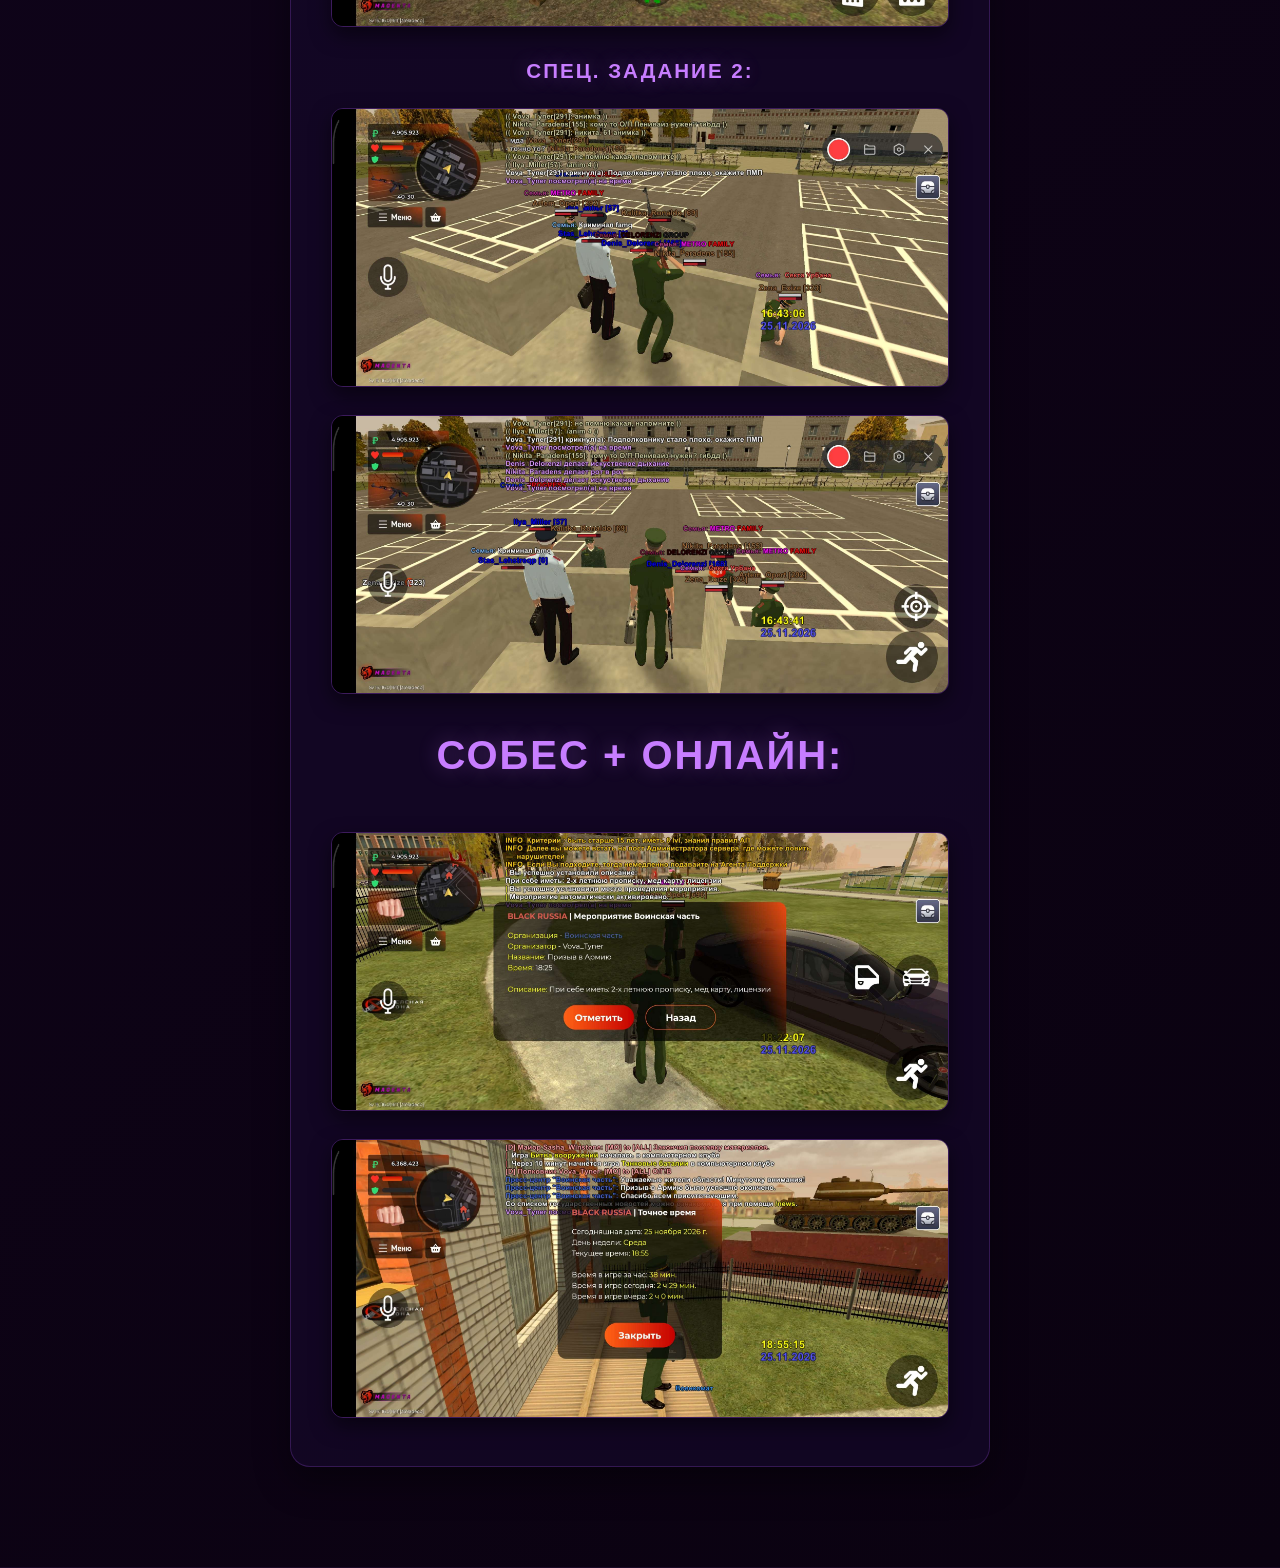
<file: src/week/Wednesday.html>
<!DOCTYPE html>
<html lang="ru">
<head>
    <meta charset="UTF-8">
    <meta name="viewport" content="width=device-width, initial-scale=1.0">
    <title>Среда — Норма от Vova_Tyner</title>
    <link rel="stylesheet" href="../../style.css">
</head>
<body>

    <header>
        <nav style="justify-content: center;">
            <a href="../EveryDayNorma.html" class="nav-home" style="max-width: 250px;">← Назад к списку дат</a>
        </nav>
    </header>

    <main>
        <section class="day-section">
            <div class="content-box">
                <div class="logo-badge">25.11.2026</div>
                <h2>Среда</h2>
                
                <div class="norm-container">
                    <span class="norm-label">Норма:</span>
                    <div class="norm-user-content">
                        <p class="norm-label">2 лекции, 2 трени, 2 спец. задания, 2 поставки, собес</p>
                        <div class="image-gallery">
                            <h2>Поставки: </h2>
                            <h3>Поставка 1</h3>
                            <a href="../../imagesDay/wednesday/postavka1_start.jpg" target="_blank">
                                <img src="../../imagesDay/wednesday/postavka1_start.jpg" alt="Поставка 1 начало">
                            </a>
                            <a href="../../imagesDay/wednesday/postavka1_end.jpg" target="_blank">
                                <img src="../../imagesDay/wednesday/postavka1_end.jpg" alt="Поставка 1 конец">
                            </a>
                            <h3>Поставка 2</h3>
                            <a href="../../imagesDay/wednesday/postavka2_start.jpg" target="_blank">
                                <img src="../../imagesDay/wednesday/postavka2_start.jpg" alt="Поставка 2 начало">
                            </a>
                            <a href="../../imagesDay/wednesday/postavka2_end.jpg" target="_blank">
                                <img src="../../imagesDay/wednesday/postavka2_end.jpg" alt="Поставка 2 конец">
                            </a>

                            <h2>Лекции: </h2>
                            <a href="../../imagesDay/wednesday/lekcia.jpg" target="_blank">
                                <img src="../../imagesDay/wednesday/lekcia.jpg" alt="Лекция 1">
                            </a>
                            <a href="../../imagesDay/wednesday/lekcia2.jpg" target="_blank">
                                <img src="../../imagesDay/wednesday/lekcia2.jpg" alt="Лекция 2">
                            </a>

                            <h2>Тренировки: </h2>
                            <h3>Тренировка 1</h3>
                            <a href="../../imagesDay/wednesday/trenya1_start.jpg" target="_blank">
                                <img src="../../imagesDay/wednesday/trenya1_start.jpg" alt="Тренировка">
                            </a>
                            <a href="../../imagesDay/wednesday/trenya1_end.jpg" target="_blank">
                                <img src="../../imagesDay/wednesday/trenya1_end.jpg" alt="Тренировка">
                            </a>
                            <h3>Тренировка 2</h3>
                            <a href="../../imagesDay/wednesday/trenya2_start.jpg" target="_blank">
                                <img src="../../imagesDay/wednesday/trenya2_start.jpg" alt="Тренировка">
                            </a>
                            <a href="../../imagesDay/wednesday/trenya2_end.jpg" target="_blank">
                                <img src="../../imagesDay/wednesday/trenya2_end.jpg" alt="Тренировка">
                            </a>

                            <h2>Спец. задания: </h2>
                            <h3>Спец. Задание 1: </h3>
                            <a href="../../imagesDay/wednesday/spec1_start.jpg" target="_blank">
                                <img src="../../imagesDay/wednesday/spec1_start.jpg" alt="спец">
                            </a>
                            <a href="../../imagesDay/wednesday/spec1_end.jpg" target="_blank">
                                <img src="../../imagesDay/wednesday/spec1_end.jpg" alt="спец">
                            </a>
                            <h3>Спец. Задание 2: </h3>
                            <a href="../../imagesDay/wednesday/spec2_start.jpg" target="_blank">
                                <img src="../../imagesDay/wednesday/spec2_start.jpg" alt="спец">
                            </a>
                            <a href="../../imagesDay/wednesday/spec2_end.jpg" target="_blank">
                                <img src="../../imagesDay/wednesday/spec2_end.jpg" alt="спец">
                            </a>

                            <h2>Собес + онлайн: </h2>
                            <a href="../../imagesDay/wednesday/sobes_start.jpg" target="_blank">
                                <img src="../../imagesDay/wednesday/sobes_start.jpg" alt="Собес">
                            </a>
                            <a href="../../imagesDay/wednesday/sobes_end.jpg" target="_blank">
                                <img src="../../imagesDay/wednesday/sobes_end.jpg" alt="Собес">
                            </a>
                        </div>
                    </div>
                </div>

            </div>
        </section>
    </main>

</body>
</html>
</file>
<file: style.css>
html {
    scroll-behavior: smooth;
    font-family: 'Segoe UI', Tahoma, Geneva, Verdana, sans-serif;
    box-sizing: border-box;
}

*, *:before, *:after {
    box-sizing: inherit;
    margin: 0;
    padding: 0;
}

body {
    background: linear-gradient(135deg, #120621 0%, #05020a 100%);
    color: #f1ebfc;
    min-height: 100vh;
    padding-top: 80px; 
}

header {
    position: fixed;
    top: 0;
    left: 0;
    width: 100%;
    height: 80px;
    background: rgba(22, 10, 43, 0.85);
    backdrop-filter: blur(12px);
    box-shadow: 0 4px 30px rgba(0, 0, 0, 0.5);
    display: flex;
    justify-content: center;
    align-items: center;
    z-index: 1000;
    border-bottom: 1px solid rgba(157, 78, 221, 0.25);
}

nav {
    display: flex;
    gap: 10px;
    max-width: 1200px;
    width: 90%;
    justify-content: space-between;
}

nav a {
    color: #e0aaff;
    text-decoration: none;
    padding: 10px 15px;
    border-radius: 8px;
    font-weight: 600;
    font-size: 15px;
    transition: all 0.3s ease;
    border: 1px solid transparent;
    text-align: center;
    flex: 1;
}

nav a.nav-home {
    background: rgba(123, 44, 191, 0.2);
    border-color: rgba(157, 78, 221, 0.4);
    flex: 1.5;
}

nav a:hover {
    background-color: #7b2cbf;
    color: #ffffff;
    box-shadow: 0 0 15px rgba(123, 44, 191, 0.6);
    border-color: #9d4edd;
}

.hero-section {
    min-height: calc(100vh - 80px);
    display: flex;
    justify-content: center;
    align-items: center;
    padding: 40px 20px;
    background: radial-gradient(circle at center, rgba(123, 44, 191, 0.15) 0%, transparent 70%);
    text-align: center;
}

.hero-content {
    max-width: 800px;
    width: 100%;
}

.logo-badge {
    display: inline-block;
    background: linear-gradient(45deg, #7b2cbf, #9d4edd);
    color: #fff;
    padding: 6px 20px;
    border-radius: 20px;
    font-weight: 700;
    font-size: 0.9rem;
    text-transform: uppercase;
    letter-spacing: 2px;
    margin-bottom: 24px;
    box-shadow: 0 0 20px rgba(123, 44, 191, 0.5);
}

.hero-section h1 {
    font-size: 3.5rem;
    color: #fff;
    margin-bottom: 20px;
    letter-spacing: 1px;
    text-shadow: 0 0 30px rgba(199, 125, 255, 0.3);
}

.hero-section p {
    font-size: 1.25rem;
    line-height: 1.7;
    color: #c77dff;
    margin-bottom: 40px;
}

.cta-container {
    display: flex;
    justify-content: center;
    gap: 20px;
    flex-wrap: wrap;
}

.cta-button {
    display: inline-block;
    padding: 14px 35px;
    background: #7b2cbf;
    color: #fff;
    text-decoration: none;
    font-weight: 600;
    border-radius: 30px;
    transition: all 0.3s ease;
    border: 1px solid #9d4edd;
    box-shadow: 0 5px 20px rgba(123, 44, 191, 0.4);
    text-align: center;
}

.cta-button:hover {
    background: #9d4edd;
    transform: translateY(-2px);
    box-shadow: 0 8px 25px rgba(157, 78, 221, 0.6);
}

.cta-secondary {
    background: transparent;
    color: #e0aaff;
    border-color: rgba(157, 78, 221, 0.6);
    box-shadow: none;
}

.cta-secondary:hover {
    background: rgba(123, 44, 191, 0.2);
    color: #fff;
    border-color: #9d4edd;
    box-shadow: 0 5px 20px rgba(123, 44, 191, 0.2);
}

.day-section {
    min-height: auto; 
    display: flex;
    flex-direction: column;
    justify-content: center;
    align-items: center;
    padding: 100px 20px; 
    border-bottom: 1px solid rgba(157, 78, 221, 0.1);
    text-align: center;
}

.day-section:nth-child(even) {
    background: rgba(60, 9, 108, 0.15);
}

.day-section:nth-child(odd) {
    background: rgba(94, 9, 142, 0.05);
}

.day-section h2 {
    font-size: 2.5rem;
    color: #c77dff;
    margin-bottom: 25px;
    text-transform: uppercase;
    letter-spacing: 2px;
    text-shadow: 0 0 20px rgba(199, 125, 255, 0.3);
}

.content-box {
    background: rgba(20, 9, 41, 0.75);
    border: 1px solid rgba(157, 78, 221, 0.25);
    padding: 40px;
    border-radius: 20px;
    max-width: 700px;
    width: 100%;
    box-shadow: 0 15px 35px rgba(0, 0, 0, 0.4);
}

.content-box p {
    font-size: 1.15rem;
    line-height: 1.7;
    color: #d8bbff;
}

.date-list {
    display: flex;
    flex-direction: column;
    gap: 12px;
    width: 100%;
    max-width: 500px;
    margin: 0 auto;
}

.date-item {
    display: flex;
    justify-content: space-between;
    align-items: center;
    padding: 16px 24px;
    background: rgba(36, 17, 69, 0.4);
    border: 1px solid rgba(157, 78, 221, 0.2);
    border-radius: 12px;
    color: #d8bbff;
    text-decoration: none;
    font-weight: 600;
    font-size: 1.1rem;
    transition: all 0.3s ease;
}

.date-item:hover {
    background: rgba(123, 44, 191, 0.3);
    border-color: #9d4edd;
    color: #fff;
    transform: translateX(5px);
    box-shadow: 0 4px 15px rgba(123, 44, 191, 0.3);
}

.day-calendar {
    font-size: 0.95rem;
    color: #c77dff;
    background: rgba(199, 125, 255, 0.15);
    padding: 4px 12px;
    border-radius: 20px;
    border: 1px solid rgba(199, 125, 255, 0.3);
    transition: all 0.3s ease;
}

.date-item:hover .day-calendar {
    background: #9d4edd;
    color: #fff;
}

.norm-container {
    margin-top: 30px;
    padding-top: 25px;
    border-top: 1px solid rgba(157, 78, 221, 0.2);
    text-align: left;
}

.norm-label {
    display: flex;
    justify-content: center;
    align-items: center;
    font-size: 1.4rem;
    font-weight: 700;
    color: #c77dff;
    text-transform: uppercase;
    letter-spacing: 1px;
    margin-bottom: 15px;
    text-shadow: 0 0 10px rgba(199, 125, 255, 0.2);
}

.norm-user-content {
    color: #f1ebfc;
    font-size: 1.1rem;
    line-height: 1.6;
}

.image-gallery {
    display: flex;
    justify-content: center;
    align-items: center;
    flex-direction: column;
    gap: 20px; 
    width: 100%;
    margin-top: 20px;
}

.image-gallery img {
    width: 100%;
    max-width: 100%;
    height: auto; 
    border-radius: 12px; 
    border: 1px solid rgba(157, 78, 221, 0.3);
    box-shadow: 0 8px 20px rgba(0, 0, 0, 0.5);
    object-fit: cover;
}

.day-section h1,
.day-section h3 {
    color: #c77dff;
    text-transform: uppercase;
    letter-spacing: 2px;
    text-shadow: 0 0 20px rgba(199, 125, 255, 0.3);
    text-align: center;
}

@media (max-width: 768px) {
    body {
        padding-top: 140px; 
    }
    
    header {
        height: auto;
        padding: 12px 0;
    }
    
    nav {
        flex-wrap: wrap; 
        justify-content: center;
        gap: 6px;
        width: 95%;
    }
    
    nav a {
        padding: 8px 6px;
        font-size: 13px;
        flex: none;
        min-width: 42px;
    }
    
    nav a.nav-home {
        flex: none;
        width: 100%; 
        margin-bottom: 4px;
    }

    .day-section h1,
    .day-section h3 {
        font-size: 1.8rem;
        margin-bottom: 15px;
    }

    .hero-section {
        min-height: calc(100vh - 140px);
        padding: 20px 16px;
    }
    
    .hero-section h1 {
        font-size: 2.2rem; 
        margin-bottom: 15px;
    }
    
    .hero-section p {
        font-size: 1.05rem;
        margin-bottom: 30px;
    }
    
    .cta-container {
        flex-direction: column;
        width: 100%;
        max-width: 280px;
        margin: 0 auto;
        gap: 12px;
    }
    
    .cta-button {
        padding: 12px 20px;
        width: 100%;
    }
    
    .day-section {
        padding: 60px 12px; 
    }
    
    .day-section h2 {
        font-size: 1.8rem;
        margin-bottom: 15px;
    }
    
    .content-box {
        padding: 24px 16px; 
        border-radius: 16px;
    }
    
    .content-box p {
        font-size: 1rem;
    }
    
    .date-item {
        flex-direction: column; 
        gap: 8px;
        text-align: center;
        padding: 12px;
    }
    
    .date-item:hover {
        transform: none; 
    }

    .norm-container {
        margin-top: 20px;
        padding-top: 15px;
    }

    .norm-label {
        font-size: 1.2rem;
        margin-bottom: 10px;
    }
}
</file>
